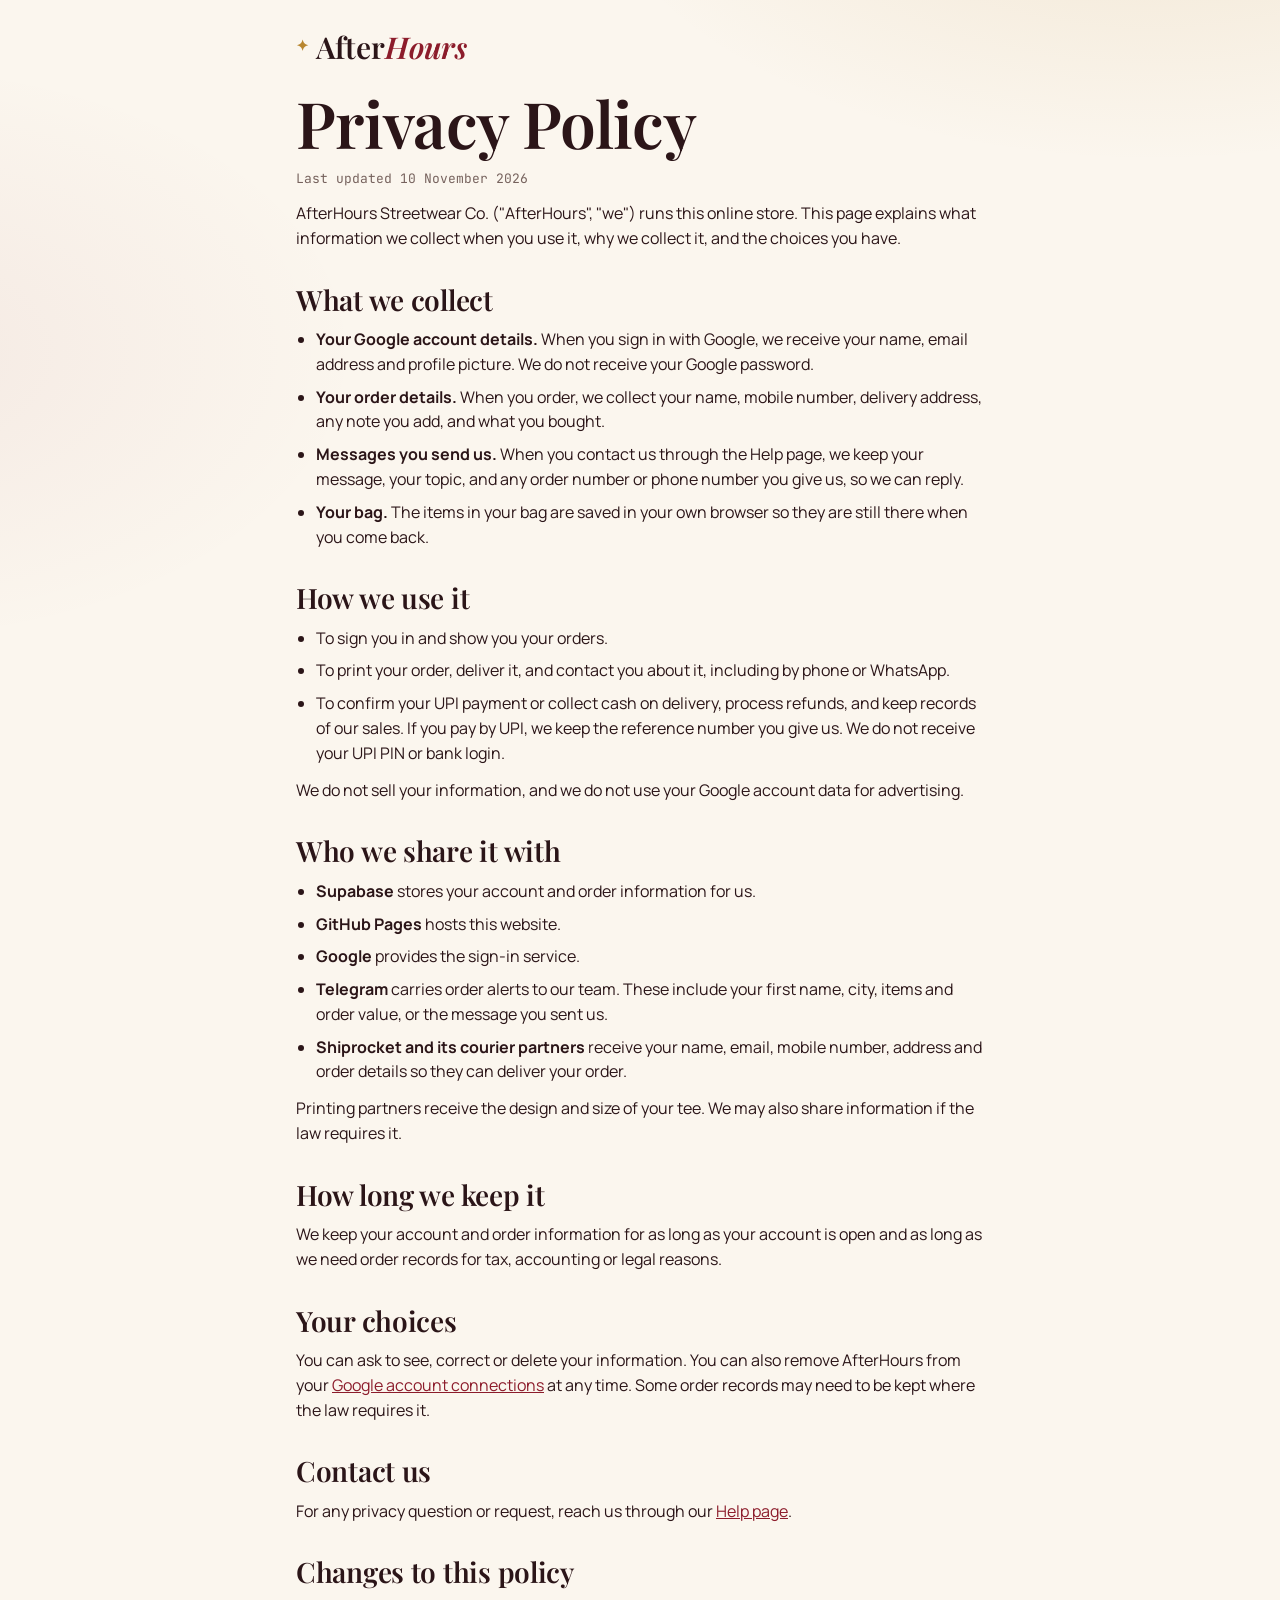
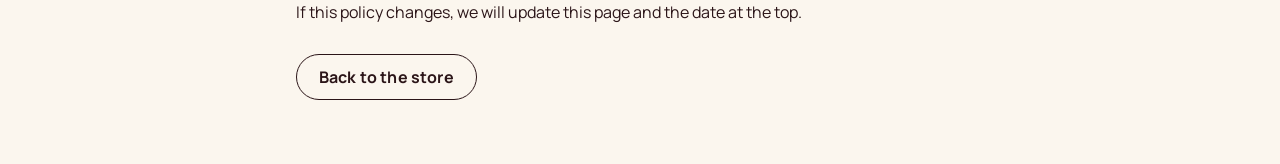
<file: privacy.html>
<!doctype html>
<html lang="en">
<head>
  <meta charset="utf-8">
  <meta name="viewport" content="width=device-width, initial-scale=1">
  <title>Privacy Policy | AfterHours</title>
  <meta name="description" content="How AfterHours Streetwear Co. collects and uses your information.">
  <meta name="theme-color" content="#fbf6ee">
  <link rel="icon" href="assets/brand/icon.png">
  <link rel="preconnect" href="https://fonts.googleapis.com">
  <link rel="preconnect" href="https://fonts.gstatic.com" crossorigin>
  <link href="https://fonts.googleapis.com/css2?family=JetBrains+Mono:wght@400;600&family=Manrope:wght@400;500;600;700;800&family=Playfair+Display:ital,wght@0,500;0,600;0,700;1,500;1,600&display=swap" rel="stylesheet">
  <link rel="stylesheet" href="css/app.css">
</head>
<body>
  <main class="legal">
    <a href="index.html" aria-label="AfterHours home"><span class="wordmark legal-logo"><i aria-hidden="true">✦</i>After<b>Hours</b></span></a>
    <h1>Privacy Policy</h1>
    <p class="mono muted">Last updated 10 November 2026</p>

    <p>AfterHours Streetwear Co. ("AfterHours", "we") runs this online store. This page explains what information we collect when you use it, why we collect it, and the choices you have.</p>

    <h2>What we collect</h2>
    <ul>
      <li><strong>Your Google account details.</strong> When you sign in with Google, we receive your name, email address and profile picture. We do not receive your Google password.</li>
      <li><strong>Your order details.</strong> When you order, we collect your name, mobile number, delivery address, any note you add, and what you bought.</li>
      <li><strong>Messages you send us.</strong> When you contact us through the Help page, we keep your message, your topic, and any order number or phone number you give us, so we can reply.</li>
      <li><strong>Your bag.</strong> The items in your bag are saved in your own browser so they are still there when you come back.</li>
    </ul>

    <h2>How we use it</h2>
    <ul>
      <li>To sign you in and show you your orders.</li>
      <li>To print your order, deliver it, and contact you about it, including by phone or WhatsApp.</li>
      <li>To confirm your UPI payment or collect cash on delivery, process refunds, and keep records of our sales. If you pay by UPI, we keep the reference number you give us. We do not receive your UPI PIN or bank login.</li>
    </ul>
    <p>We do not sell your information, and we do not use your Google account data for advertising.</p>

    <h2>Who we share it with</h2>
    <ul>
      <li><strong>Supabase</strong> stores your account and order information for us.</li>
      <li><strong>GitHub Pages</strong> hosts this website.</li>
      <li><strong>Google</strong> provides the sign-in service.</li>
      <li><strong>Telegram</strong> carries order alerts to our team. These include your first name, city, items and order value, or the message you sent us.</li>
      <li><strong>Shiprocket and its courier partners</strong> receive your name, email, mobile number, address and order details so they can deliver your order.</li>
    </ul>
    <p>Printing partners receive the design and size of your tee. We may also share information if the law requires it.</p>

    <h2>How long we keep it</h2>
    <p>We keep your account and order information for as long as your account is open and as long as we need order records for tax, accounting or legal reasons.</p>

    <h2>Your choices</h2>
    <p>You can ask to see, correct or delete your information. You can also remove AfterHours from your <a href="https://myaccount.google.com/connections">Google account connections</a> at any time. Some order records may need to be kept where the law requires it.</p>

    <h2>Contact us</h2>
    <p>For any privacy question or request, reach us through our <a href="index.html#/help">Help page</a>.</p>

    <h2>Changes to this policy</h2>
    <p>If this policy changes, we will update this page and the date at the top.</p>

    <p><a class="btn" href="index.html">Back to the store</a></p>
  </main>
</body>
</html>
</file>
<file: css/app.css>
:root {
  color-scheme: light;
  --bg: #fbf6ee;
  --panel: #ffffff;
  --panel-2: #f6eee2;
  --line: #e8dccb;
  --bone: #2b1518;
  --muted: #76625d;
  --orange: #8c1c2b;
  --orange-soft: rgba(140, 28, 43, .08);
  --gold: #b8862f;
  --gold-deep: #8f6620;
  --gold-soft: rgba(184, 134, 47, .14);
  --on-accent: #fff8ee;
  --good: #2e7d4f;
  --bad: #b3261e;
  --display: "Playfair Display", Georgia, "Times New Roman", serif;
  --body: "Manrope", system-ui, sans-serif;
  --mono: "JetBrains Mono", ui-monospace, monospace;
  --radius: 16px;
  --gutter: clamp(16px, 4vw, 56px);
  --shadow: 0 1px 2px rgba(90, 40, 30, .06), 0 10px 30px rgba(90, 40, 30, .08);
}
* { box-sizing: border-box; }
html { scroll-behavior: smooth; }
body {
  margin: 0; background: var(--bg); color: var(--bone); font: 16px/1.55 var(--body);
  background-image: radial-gradient(900px 520px at 90% -10%, rgba(184, 134, 47, .16), transparent 65%), radial-gradient(700px 420px at -10% 20%, rgba(140, 28, 43, .06), transparent 70%);
  background-repeat: no-repeat; min-height: 100vh; overflow-x: hidden;
}
img { max-width: 100%; display: block; }
a { color: inherit; text-decoration: none; }
h1, h2, h3, p { margin: 0; }
h1, h2 { font-family: var(--display); font-weight: 600; letter-spacing: -.01em; line-height: 1.08; }
h2 { font-size: clamp(32px, 5vw, 52px); }
h3 { font-size: 17px; font-weight: 700; }
button, input, select, textarea { font: inherit; color: inherit; }
:focus-visible { outline: 2px solid var(--orange); outline-offset: 2px; }
.mono { font-family: var(--mono); font-size: 13px; }
.muted { color: var(--muted); }
.small { font-size: 13px; }
.sr { position: absolute; width: 1px; height: 1px; overflow: hidden; clip-path: inset(50%); }
.kicker { color: var(--orange); text-transform: uppercase; letter-spacing: .12em; }
.loading { padding: 30vh 0; text-align: center; font-family: var(--mono); color: var(--muted); }

#demo-bar { background: var(--orange); color: var(--on-accent); font: 600 13px var(--mono); padding: 6px var(--gutter); text-align: center; }
.nav { position: sticky; top: 0; z-index: 20; display: flex; align-items: center; justify-content: space-between; gap: 16px; padding: 10px var(--gutter); background: rgba(251, 246, 238, .9); backdrop-filter: blur(12px); border-bottom: 1px solid var(--line); }
#nav { position: sticky; top: 0; z-index: 20; }
.brand img { height: 44px; width: auto; }
.links { display: flex; align-items: center; gap: clamp(12px, 2.4vw, 26px); font-weight: 500; font-size: 15px; }
.links a:hover, .link:hover { color: var(--orange); }
.link { background: none; border: 0; cursor: pointer; padding: 0; color: var(--muted); }
.pill { display: inline-block; margin-left: 6px; min-width: 20px; padding: 0 6px; border-radius: 99px; background: var(--orange); color: var(--on-accent); font: 600 12px/20px var(--mono); text-align: center; }

.btn { display: inline-flex; align-items: center; justify-content: center; gap: 10px; min-height: 46px; padding: 0 22px; border-radius: 10px; border: 1px solid var(--line); background: var(--panel); font-weight: 700; cursor: pointer; transition: transform .15s, border-color .15s, background .15s; }
.btn:hover { border-color: var(--bone); transform: translateY(-1px); }
.btn.primary { background: var(--orange); border-color: var(--orange); color: var(--on-accent); }
.btn.primary:hover { background: #a32336; border-color: #a32336; }
.btn.google { background: var(--bone); color: var(--bg); border-color: var(--bone); }
.btn.small { min-height: 36px; padding: 0 14px; font-size: 14px; }
.btn.wide { width: 100%; }
.btn:disabled { opacity: .6; cursor: progress; transform: none; }
.row { display: flex; flex-wrap: wrap; gap: 12px; }
.row-between { display: flex; justify-content: space-between; align-items: flex-start; gap: 14px; }
.stack { display: grid; gap: 14px; }

.hero { display: grid; grid-template-columns: 1.05fr .95fr; align-items: center; gap: clamp(20px, 4vw, 60px); padding: clamp(28px, 5vw, 64px) var(--gutter); }
.hero-logo { width: min(440px, 88%); margin: 0 0 18px -10px; }
.hero h1 { font-size: clamp(54px, 8.4vw, 112px); margin: 10px 0 16px; }
.hero h1 span { color: var(--orange); }
.lead { font-size: clamp(17px, 1.6vw, 20px); color: var(--muted); margin-bottom: 24px; max-width: 34em; }
.hero-art { position: relative; border: 1px solid var(--line); border-radius: 20px; padding: 44px 8% 26px; background: linear-gradient(180deg, #17171b, #0e0e10); overflow: hidden; }
.hero-art::before { content: ""; position: absolute; inset: 0; background: repeating-linear-gradient(0deg, rgba(255, 255, 255, .022) 0 1px, transparent 1px 4px); pointer-events: none; }
.hud { position: absolute; top: 14px; left: 18px; right: 18px; display: flex; justify-content: space-between; color: var(--muted); font-size: 12px; }
.hud span:first-child { color: var(--orange); }
.hud-tag { position: absolute; right: 16px; bottom: 16px; display: grid; padding: 10px 14px; border-radius: 10px; background: rgba(255, 255, 255, .92); border: 1px solid var(--line); font-size: 14px; }
.hud-tag span { color: var(--orange); font-family: var(--mono); }

.strip { display: flex; flex-wrap: wrap; align-items: center; gap: 16px; margin: 0 var(--gutter) 24px; padding: 14px 18px; border: 1px solid var(--orange); border-radius: var(--radius); background: var(--orange-soft); }
.strip .muted { margin-left: auto; }
.marquee { overflow: hidden; border-block: 1px solid var(--line); padding: 10px 0; color: var(--muted); white-space: nowrap; letter-spacing: .1em; }
.marquee div { display: inline-block; animation: slide 60s linear infinite; }
@keyframes slide { to { transform: translateX(-50%); } }

.section { padding: clamp(36px, 6vw, 72px) var(--gutter); }
.section.first { padding-top: 34px; }
.head { display: flex; flex-wrap: wrap; align-items: baseline; gap: 6px 18px; margin-bottom: 26px; }
.head .kicker { width: 100%; }
.more { margin-left: auto; color: var(--orange); font-weight: 700; }
.empty { min-height: 54vh; display: grid; place-content: center; justify-items: center; text-align: center; gap: 16px; }

.grid { display: grid; grid-template-columns: repeat(auto-fill, minmax(min(100%, 250px), 1fr)); gap: 18px; }
.card { position: relative; display: block; border: 1px solid var(--line); border-radius: var(--radius); background: var(--panel); overflow: hidden; transform: perspective(900px) rotateX(var(--rx, 0deg)) rotateY(var(--ry, 0deg)) translateY(var(--lift, 0)); transition: transform .18s ease-out, border-color .2s, box-shadow .25s; }
.card::after { content: ""; position: absolute; inset: 0; opacity: 0; pointer-events: none; background: radial-gradient(260px circle at var(--mx, 50%) var(--my, 30%), rgba(140, 28, 43, .2), transparent 70%); transition: opacity .25s; }
.card:hover { --lift: -5px; border-color: var(--orange); box-shadow: 0 18px 40px rgba(90, 40, 30, .14); }
.card:hover::after { opacity: 1; }
.card-art { position: relative; padding: 26px 10% 10px; background: radial-gradient(75% 65% at 50% 40%, #ffffff, #f3e9da); }
.tag { position: absolute; top: 12px; left: 12px; padding: 2px 8px; font-size: 11px; border-radius: 6px; background: rgba(255, 255, 255, .92); color: var(--bone); border: 1px solid var(--line); z-index: 2; }
.flip { position: relative; }
.side { transition: opacity .3s; }
.side.b { position: absolute; inset: 0; opacity: 0; }
.card:hover .side.a { opacity: 0; }
.card:hover .side.b { opacity: 1; }
.card-info { padding: 14px 16px 16px; display: grid; gap: 4px; }
.card-info .muted { font-size: 14px; }
.price { font-weight: 700; margin-top: 4px; }
.price s { color: var(--muted); font-weight: 400; font-size: .85em; margin-left: 4px; }
.price em { color: var(--orange); font-style: normal; font-size: .85em; margin-left: 4px; }
.price.big { font-size: 28px; margin: 6px 0 12px; }

.tee { position: relative; aspect-ratio: 6 / 7; }
.tee-base { position: absolute; inset: 0; width: 100%; height: 100%; }
.tee-print { position: absolute; object-fit: contain; }
.tee-print.back { left: 28%; top: 18%; width: 44%; height: 62%; object-position: center top; }
.tee-print.front { left: 56%; top: 20%; width: 16%; height: 15%; object-position: center; }

.lookbook { display: flex; gap: 14px; overflow-x: auto; scroll-snap-type: x proximity; padding-bottom: 10px; scrollbar-color: var(--line) transparent; }
.lookbook img { flex: none; width: clamp(220px, 26vw, 340px); aspect-ratio: 2 / 3; object-fit: cover; border-radius: var(--radius); border: 1px solid var(--line); scroll-snap-align: start; }
.tiers { display: grid; grid-template-columns: repeat(auto-fit, minmax(min(100%, 230px), 1fr)); gap: 14px; }
.tier { display: grid; gap: 4px; padding: 22px; border: 1px solid var(--line); border-radius: var(--radius); background: var(--panel); }
.tier strong { font: 400 46px/1.1 var(--display); }
.tier.hot { border-color: var(--orange); background: var(--orange-soft); }
.steps { list-style: none; margin: 0; padding: 0; display: grid; grid-template-columns: repeat(auto-fit, minmax(min(100%, 220px), 1fr)); gap: 14px; }
.steps li { padding: 20px; border-top: 2px solid var(--orange); background: var(--panel); border-radius: 0 0 var(--radius) var(--radius); }
.steps .mono { color: var(--orange); }

.chips { display: flex; flex-wrap: wrap; gap: 8px; margin-bottom: 20px; }
.chip { min-height: 36px; padding: 0 14px; border-radius: 99px; border: 1px solid var(--line); background: var(--panel); cursor: pointer; font-size: 14px; }
.chip.on { background: var(--bone); color: var(--bg); border-color: var(--bone); font-weight: 700; }

.pdp { display: grid; grid-template-columns: 1.1fr .9fr; gap: clamp(20px, 4vw, 56px); align-items: start; }
.stage { padding: 6% 10%; border: 1px solid var(--line); border-radius: 18px; background: radial-gradient(75% 65% at 50% 40%, #ffffff, #f3e9da); margin-bottom: 14px; }
.model { width: 100%; border-radius: 10px; }
.buy h1 { font-size: clamp(42px, 5.6vw, 72px); margin: 6px 0 8px; }
.buy .lead { margin-bottom: 6px; }
.label { display: block; margin: 20px 0 8px; color: var(--muted); }
.sizes { display: flex; flex-wrap: wrap; gap: 8px; margin-bottom: 22px; }
.size { min-width: 52px; height: 46px; border-radius: 10px; border: 1px solid var(--line); background: var(--panel); cursor: pointer; font-weight: 700; }
.size.on { border-color: var(--orange); background: var(--orange-soft); color: var(--orange); }
.buy > .small { margin-top: 18px; }
.notice { padding: 12px 14px; margin-top: 18px; border: 1px solid var(--orange); border-radius: 10px; color: var(--orange); }

.two { display: grid; grid-template-columns: 1.4fr .9fr; gap: 24px; align-items: start; }
.panel { background: var(--panel); border: 1px solid var(--line); border-radius: var(--radius); padding: 20px; }
.panel .row-between + .row-between { margin-top: 6px; }
.line { display: flex; align-items: center; gap: 14px; padding: 14px 0; border-bottom: 1px solid var(--line); }
.line.slim { padding: 10px 0; }
.thumb { width: 72px; flex: none; }
.grow { flex: 1; min-width: 0; }
.qty { display: flex; align-items: center; gap: 12px; }
.qty button { width: 36px; height: 36px; border-radius: 8px; border: 1px solid var(--line); background: var(--panel-2); cursor: pointer; }
.sum { display: grid; grid-template-columns: 1fr auto; gap: 6px; margin: 12px 0 16px; }
.sum dd { margin: 0; text-align: right; }
.sum dt { color: var(--muted); }
.sum .t { font-size: 20px; font-weight: 700; padding-top: 8px; border-top: 1px solid var(--line); color: var(--bone); }

.form { display: grid; gap: 14px; }
.form .head { margin-bottom: 0; }
.field { display: grid; gap: 6px; }
.field > span { font-size: 13px; color: var(--muted); }
input, select, textarea { width: 100%; min-height: 44px; padding: 10px 12px; border-radius: 9px; border: 1px solid var(--line); background: var(--panel-2); }
input[type=file] { padding: 8px; }
.cols { display: grid; grid-template-columns: 1fr 1fr; gap: 12px; }
.pay { padding: 10px 12px; border-radius: 9px; background: var(--panel-2); }
.error { color: var(--bad); font-size: 14px; }
.narrow { max-width: 420px; }

.order { display: grid; gap: 10px; }
.status { padding: 3px 10px; border-radius: 99px; font: 600 12px/20px var(--mono); background: var(--panel-2); white-space: nowrap; }
.status.pending { background: var(--orange); color: var(--on-accent); }
.status.delivered, .status.dispatched { color: var(--good); }
.status.rejected, .status.cancelled { color: var(--bad); }
.total { padding-top: 10px; border-top: 1px solid var(--line); }
.track { list-style: none; display: flex; padding: 0; margin: 4px 0; gap: 4px; }
.track li { flex: 1; padding-top: 8px; border-top: 3px solid var(--line); font-size: 12px; color: var(--muted); }
.track li.done { border-color: var(--orange); color: var(--bone); }

.stats { display: grid; grid-template-columns: repeat(auto-fit, minmax(min(100%, 150px), 1fr)); gap: 12px; margin-bottom: 22px; }
.stat { display: grid; padding: 16px; border: 1px solid var(--line); border-radius: var(--radius); background: var(--panel); }
.stat strong { font: 400 34px/1.15 var(--display); }
.orders { display: grid; grid-template-columns: repeat(auto-fill, minmax(min(100%, 420px), 1fr)); gap: 14px; }
.files { display: flex; flex-wrap: wrap; gap: 10px; margin-top: 4px; }
.file { color: var(--orange); font-size: 13px; text-decoration: underline; }
.ship { display: grid; gap: 6px; font-size: 14px; }
.contact a { color: var(--orange); margin-right: 12px; }
.toolbar { align-items: center; margin-bottom: 14px; }
.ptable { display: grid; gap: 10px; }
.prow { display: grid; grid-template-columns: 58px 1fr 110px 140px auto; align-items: center; gap: 14px; padding: 10px 14px; border: 1px solid var(--line); border-radius: 12px; background: var(--panel); }
.prow .thumb { width: 58px; }
.inline { display: flex; align-items: center; gap: 4px; }

.modal-back { position: fixed; inset: 0; z-index: 50; display: grid; grid-template-columns: minmax(0, 1fr); place-items: center; padding: 16px; background: rgba(43, 21, 24, .5); overflow-y: auto; }
.modal { position: relative; width: min(100%, 480px); max-height: calc(100vh - 32px); overflow-y: auto; padding: 26px; border-radius: 18px; border: 1px solid var(--line); background: var(--panel); display: grid; gap: 14px; }
.modal-x { position: absolute; top: 8px; right: 10px; width: 36px; height: 36px; border: 0; background: none; font-size: 24px; cursor: pointer; color: var(--muted); }
.modal-logo { width: 190px; }
#toasts { position: fixed; right: 16px; bottom: 16px; z-index: 60; display: grid; gap: 8px; max-width: calc(100vw - 32px); }
.toast { padding: 11px 16px; border-radius: 10px; background: var(--bone); color: var(--bg); font-weight: 700; font-size: 14px; }
.toast.bad { background: var(--bad); }
.foot { display: flex; flex-wrap: wrap; align-items: center; gap: 18px; padding: 26px var(--gutter); border-top: 1px solid var(--line); }
.foot img { height: 54px; width: auto; }

.team { display: grid; grid-template-columns: minmax(0, 1fr) minmax(0, 1.2fr); gap: 16px; align-items: start; }
.checks { display: grid; gap: 8px; }
.check { display: flex; align-items: flex-start; gap: 10px; padding: 10px 12px; border-radius: 9px; background: var(--panel-2); cursor: pointer; }
.check input { width: 18px; min-height: 18px; height: 18px; margin-top: 2px; padding: 0; accent-color: var(--orange); flex: none; }
.check span { display: grid; }
.check small { font-size: 12px; }
.member { display: grid; gap: 12px; }
.member-email { min-width: 0; overflow-wrap: anywhere; }
@media (max-width: 820px) { .team { grid-template-columns: 1fr; } }
/* publish, manage and pages */
.announce { margin: 0; padding: 10px var(--gutter); background: var(--orange); color: var(--on-accent); font-weight: 600; font-size: 14px; text-align: center; }
.linkish { justify-self: start; padding: 0; border: 0; background: none; color: var(--orange); text-decoration: underline; font-size: 13px; cursor: pointer; }
.qp-drop { display: flex; align-items: center; justify-content: center; gap: 14px; min-height: 96px; margin-bottom: 18px; padding: 16px; border: 1px dashed var(--muted); border-radius: var(--radius); background: var(--panel); cursor: pointer; transition: border-color .15s, background .15s; }
.qp-drop:hover, .qp-drop.over { border-color: var(--orange); background: var(--orange-soft); }
.qp-drop > b { font-size: 32px; font-weight: 400; color: var(--orange); line-height: 1; }
.qp-drop span { display: grid; gap: 2px; }
.qp { display: grid; gap: 16px; margin-bottom: 18px; }
.qp.over { outline: 2px dashed var(--orange); outline-offset: 2px; }
.qp-cards { display: grid; grid-template-columns: repeat(auto-fill, minmax(130px, 1fr)); gap: 10px; }
.qp-card { position: relative; display: grid; gap: 6px; }
.qp-card input { min-height: 38px; padding: 6px 8px; font-size: 14px; }
.qp-card .pf-x { position: absolute; top: -6px; right: -6px; width: 26px; height: 26px; border-radius: 50%; background: var(--bad); color: #fff; font-size: 16px; line-height: 1; }
.qp-more { display: grid; place-items: center; align-content: center; min-height: 150px; border: 1px dashed var(--muted); border-radius: 10px; color: var(--muted); cursor: pointer; }
.qp-more b { font-size: 24px; font-weight: 400; }
.qp-options { display: grid; grid-template-columns: repeat(auto-fit, minmax(min(100%, 200px), 1fr)); gap: 14px; }
.pf-chip.on { border-style: solid; border-color: var(--orange); background: var(--orange-soft); color: var(--orange); }
.qp-actions { justify-content: flex-end; }
.pm-tools { gap: 10px; }
#pm-search { max-width: 320px; }
.pm-head, .pm-row { display: grid; grid-template-columns: 24px minmax(180px, 1fr) 112px 92px 124px auto; gap: 10px; align-items: center; }
.pm-head { padding: 4px 8px; color: var(--muted); font: 600 12px var(--mono); }
.pm-row { padding: 8px; border-top: 1px solid var(--line); }
.pm-check input { width: 18px; min-height: 18px; height: 18px; padding: 0; accent-color: var(--orange); }
.pm-main { display: flex; align-items: center; gap: 10px; min-width: 0; }
.pm-main .thumb { width: 52px; }
.pm-text { display: grid; gap: 2px; flex: 1; min-width: 0; }
.pm-text input { min-height: 32px; padding: 4px 6px; border-color: transparent; background: transparent; }
.pm-text input:hover, .pm-text input:focus { border-color: var(--line); background: var(--panel-2); }
.pm-name { font-weight: 700; }
.pm-collection { color: var(--muted); font: 13px var(--mono); }
.pm-price { display: grid; gap: 2px; }
.pm-price small { font-size: 12px; min-height: 16px; }
.pm-row .inline { display: flex; align-items: center; gap: 4px; }
.pm-row .inline input { min-height: 38px; padding: 6px; }
.pm-row select { min-height: 38px; padding: 6px; }
.pm-row .row-actions { display: flex; gap: 6px; }
.pm-bulk { position: sticky; bottom: 12px; z-index: 5; display: flex; flex-wrap: wrap; align-items: center; gap: 10px; margin-top: 12px; padding: 10px 14px; border: 1px solid var(--orange); border-radius: 12px; background: var(--panel); box-shadow: 0 10px 30px rgba(90, 40, 30, .14); }
.pm-bulk[hidden] { display: none; }
.pm-preview { display: grid; gap: 4px; min-height: 20px; }
.pg-layout { display: grid; grid-template-columns: minmax(0, 1fr) 320px; gap: 24px; align-items: start; }
#pg-editor { display: grid; gap: 14px; }
.pg-card { display: grid; gap: 12px; }
.pg-preview { position: sticky; top: 76px; display: grid; gap: 8px; }
.pg-phone { height: min(620px, calc(100vh - 130px)); padding: 8px; border: 1px solid var(--line); border-radius: 26px; background: #000; }
.pg-phone iframe { width: 100%; height: 100%; border: 0; border-radius: 20px; background: var(--bg, #0a0a0b); }
.pg-sections { display: grid; gap: 6px; }
.pg-section { display: flex; align-items: center; gap: 6px; min-height: 48px; padding: 4px 10px; border-radius: 10px; background: var(--panel-2); }
.pg-section > span { flex: 1; font-size: 15px; }
.pg-section.off > span { color: var(--muted); text-decoration: line-through; }
.pg-section button { width: 36px; height: 36px; border: 0; border-radius: 8px; background: none; font-size: 16px; cursor: pointer; }
.pg-section button:hover:not(:disabled) { background: var(--panel); color: var(--orange); }
.pg-section button:disabled { opacity: .25; cursor: default; }
.switch { position: relative; flex: none; width: 44px; height: 26px; cursor: pointer; }
.switch input { position: absolute; inset: 0; width: 100%; height: 100%; min-height: 0; margin: 0; opacity: 0; cursor: pointer; }
.switch i { position: absolute; inset: 0; border-radius: 99px; background: var(--line); transition: background .15s; pointer-events: none; }
.switch i::after { content: ""; position: absolute; top: 3px; left: 3px; width: 20px; height: 20px; border-radius: 50%; background: var(--bone); transition: translate .15s; }
.switch input:checked + i { background: var(--orange); }
.switch input:checked + i::after { translate: 18px 0; }
.switch input:focus-visible + i { outline: 2px solid var(--orange); outline-offset: 2px; }
@media (max-width: 820px) {
  .pm-head { display: none; }
  .pm-row { grid-template-columns: 24px minmax(0, 1fr) 1fr; grid-template-areas: "check main main" ". price was" ". status status" ". actions actions"; padding: 12px 4px; }
  .pm-check { grid-area: check; }
  .pm-main { grid-area: main; }
  .pm-price { grid-area: price; }
  .pm-was { grid-area: was; }
  .pm-row select { grid-area: status; }
  .pm-row .row-actions { grid-area: actions; }
  .pg-layout { grid-template-columns: minmax(0, 1fr); }
  .pg-phone { display: none; }
  .pg-preview { position: static; order: -1; }
}

/* guided product form */
.modal.pf-modal { width: min(100%, 980px); padding-bottom: 0; align-content: start; gap: 16px; }
.pf-steps { display: grid; grid-template-columns: repeat(6, minmax(0, 1fr)); gap: 6px; margin: 0; padding: 0; list-style: none; }
.pf-steps button { width: 100%; display: flex; align-items: center; gap: 8px; min-height: 44px; padding: 6px 8px; border: 0; border-bottom: 2px solid var(--line); background: none; color: var(--muted); font-size: 13px; text-align: left; cursor: pointer; }
.pf-steps b { flex: none; display: grid; place-items: center; width: 24px; height: 24px; border-radius: 50%; background: var(--panel-2); font: 600 12px var(--mono); }
.pf-steps .on { border-color: var(--orange); color: var(--bone); }
.pf-steps .on b, .pf-steps .done b { background: var(--orange); color: var(--on-accent); }
.pf-steps .bad { border-color: var(--bad); }
.pf-steps .bad b { background: var(--bad); color: #fff; }
.pf-layout { display: grid; grid-template-columns: minmax(0, 1fr) 260px; gap: 24px; align-items: start; }
.pf-step { display: grid; gap: 16px; }
.pf-step[hidden] { display: none; }
.pf-step header h3 { margin-bottom: 2px; }
.pf-field label:first-child, .pf-label { font-size: 13px; color: var(--muted); }
.pf-err { color: var(--bad); font-size: 13px; }
.seg { display: inline-flex; flex-wrap: wrap; gap: 6px; }
.seg label { cursor: pointer; }
.seg input { position: absolute; opacity: 0; width: 0; min-height: 0; }
.seg span { display: grid; place-items: center; min-height: 44px; padding: 0 18px; border: 1px solid var(--line); border-radius: 10px; background: var(--panel-2); font-size: 14px; font-weight: 500; }
.seg input:checked + span { border-color: var(--orange); background: var(--orange-soft); color: var(--orange); }
.seg input:focus-visible + span { outline: 2px solid var(--orange); outline-offset: 2px; }
.pf-sizes, .pf-quick { display: flex; flex-wrap: wrap; gap: 8px; }
.pf-chip { display: inline-flex; align-items: center; gap: 6px; min-height: 36px; padding: 0 12px; border: 1px dashed var(--line); border-radius: 99px; background: none; font-size: 13px; cursor: pointer; }
.pf-chip:hover { border-color: var(--orange); }
.pf-chip i { width: 12px; height: 12px; border-radius: 50%; border: 1px solid rgba(0, 0, 0, .18); background: var(--c); }
.pf-colors { display: grid; gap: 10px; margin: 4px 0; }
.pf-color { display: grid; gap: 10px; padding: 12px; border: 1px solid var(--line); border-radius: 12px; background: var(--panel-2); }
.pf-color-top { display: flex; flex-wrap: wrap; gap: 6px; align-items: center; }
.pf-color-top input { background: var(--panel); }
.pf-color-top input[type="color"] { flex: none; width: 44px; padding: 3px; cursor: pointer; }
.pf-hex { flex: none; width: 104px; font-family: var(--mono); font-size: 14px; }
.pf-name { flex: 1 1 120px; width: auto; min-width: 0; }
.pf-x { width: 36px; height: 44px; border: 0; background: none; color: var(--muted); font-size: 20px; cursor: pointer; }
.pf-x:hover { color: var(--bad); }
.pf-photos { display: flex; flex-wrap: wrap; gap: 8px; padding: 2px; border-radius: 10px; }
.pf-photos.over, .pf-graphic.over { outline: 2px dashed var(--orange); outline-offset: 2px; }
.pf-thumb { position: relative; width: 72px; height: 84px; }
.pf-cover { display: block; width: 100%; height: 100%; padding: 0; border: 1px solid var(--line); border-radius: 8px; background: none; overflow: hidden; cursor: pointer; }
.pf-cover img { width: 100%; height: 100%; object-fit: cover; }
.pf-thumb em { position: absolute; left: 4px; bottom: 4px; padding: 0 5px; border-radius: 4px; background: var(--orange); color: var(--on-accent); font: 600 10px/16px var(--mono); }
.pf-thumb .pf-x { position: absolute; top: -7px; right: -7px; width: 24px; height: 24px; border-radius: 50%; background: var(--bad); color: #fff; font-size: 15px; line-height: 1; }
.pf-add, .pf-graphic { display: grid; place-items: center; align-content: center; gap: 2px; border: 1px dashed var(--muted); border-radius: 8px; color: var(--muted); cursor: pointer; text-align: center; }
.pf-add { width: 72px; height: 84px; font-size: 12px; }
.pf-add:hover, .pf-graphic:hover { border-color: var(--orange); color: var(--orange); }
.pf-add b, .pf-graphic b { font-size: 22px; font-weight: 400; line-height: 1; }
.pf-graphic { height: 150px; overflow: hidden; background: var(--panel-2); }
.pf-graphic-view { display: grid; place-items: center; gap: 2px; height: 100%; width: 100%; padding: 8px; }
.pf-graphic-view img { max-height: 104px; max-width: 100%; object-fit: contain; }
.pf-preview { position: sticky; top: 0; display: grid; gap: 8px; }
#pf-preview { display: grid; gap: 4px; padding: 12px; border: 1px solid var(--line); border-radius: 12px; background: var(--panel-2); }
.pf-art { aspect-ratio: 6 / 7; display: grid; place-items: center; overflow: hidden; border-radius: 8px; }
.pf-art .tee { width: 100%; }
.pf-photo { width: 100%; height: 100%; object-fit: cover; }
#pf-preview h4 { margin-top: 6px; overflow-wrap: anywhere; }
.pf-preview-colors { display: flex; flex-wrap: wrap; gap: 8px; margin-top: 6px; }
.swatch.small { width: 26px; height: 26px; }
.pf-summary { display: grid; margin: 0; }
.pf-summary div { display: grid; grid-template-columns: 96px minmax(0, 1fr) auto; gap: 10px; align-items: center; padding: 8px 0; border-bottom: 1px solid var(--line); font-size: 14px; }
.pf-summary dt { color: var(--muted); }
.pf-summary dd { margin: 0; overflow-wrap: anywhere; }
.pf-summary button, .pf-todo u { border: 0; background: none; color: var(--orange); text-decoration: underline; font-size: 13px; cursor: pointer; }
.pf-todo { display: grid; gap: 6px; margin-bottom: 12px; padding: 12px; border: 1px solid var(--bad); border-radius: 10px; font-size: 14px; }
.pf-todo button { display: flex; justify-content: space-between; gap: 10px; padding: 2px 0; border: 0; background: none; color: inherit; font-size: 14px; text-align: left; cursor: pointer; }
.pf-ready { margin-bottom: 8px; color: var(--orange); font-weight: 600; font-size: 14px; }
.pf-foot { position: sticky; bottom: 0; z-index: 2; display: flex; justify-content: flex-end; gap: 8px; margin: 0 -26px; padding: 12px 26px; border-top: 1px solid var(--line); background: var(--panel); }
.pf-foot [hidden], #pf-add-color[hidden] { display: none; }
.pf-foot #pf-back { margin-right: auto; }
.thumb > img { width: 100%; aspect-ratio: 6 / 7; object-fit: cover; border-radius: 8px; }
@media (max-width: 820px) {
  .modal.pf-modal { padding: 20px 16px 0; }
  .pf-layout { grid-template-columns: minmax(0, 1fr); }
  .pf-preview { display: none; position: static; max-width: 240px; }
  .pf-reviewing .pf-preview { display: grid; }
  .pf-steps button { flex-direction: column; gap: 3px; padding: 4px 0; text-align: center; font-size: 11px; line-height: 1.15; }
  .pf-foot { margin: 0 -16px; padding: 10px 16px; }
  .pf-foot .btn { padding: 0 14px; white-space: nowrap; }
  .pf-color-top .pf-x { margin-left: auto; }
  .pf-color-top .pf-name { order: 4; flex-basis: 100%; }
}

/* colours */
.nav-alert { display: none; align-items: center; gap: 6px; color: var(--orange); font-size: 14px; }
.swatches { display: flex; flex-wrap: wrap; gap: 12px; margin: 8px 0 22px; }
.swatch { width: 40px; height: 40px; padding: 0; border-radius: 50%; border: 1px solid rgba(0, 0, 0, .18); background: var(--c); cursor: pointer; }
.swatch.on { outline: 2px solid var(--orange); outline-offset: 3px; }
.dots { display: flex; gap: 5px; margin-top: 8px; }
.dots i, .color-tag i { display: inline-block; width: 12px; height: 12px; border-radius: 50%; border: 1px solid rgba(0, 0, 0, .18); background: var(--c); }
.color-tag { display: inline-flex; align-items: center; gap: 5px; }
.color-tag code { color: var(--muted); font-size: 12px; }

/* membership */
.tier-row { display: grid; gap: 10px; padding: 14px; border: 1px solid var(--line); border-radius: 10px; background: var(--panel-2); }
.tier-fields { display: grid; grid-template-columns: repeat(auto-fit, minmax(min(100%, 150px), 1fr)); gap: 10px; }
.tier-price { max-width: 240px; }
.tier-active { padding: 6px 10px; background: var(--panel); align-items: center; }
.tier-active input { width: auto; min-height: 0; }
#tier-list { margin-top: 12px; }
.member-status { margin-bottom: 18px; }
.member-status strong { font: 400 clamp(34px, 5vw, 52px)/1.1 var(--display); }
.member-bar { height: 8px; margin: 12px 0 8px; border-radius: 99px; background: var(--panel-2); overflow: hidden; }
.member-bar i { display: block; height: 100%; border-radius: 99px; background: var(--orange); }
.tier .tier-off { color: var(--bone); font-weight: 700; }
.member-rules { display: grid; gap: 8px; margin: 18px 0 0; padding-left: 20px; }
.member-strip { color: inherit; }
.member-cta { margin-top: 20px; }
.member-status p + .btn { margin-top: 14px; }

/* margin and analytics */
.notice-box { padding: 12px 14px; margin-bottom: 14px; border: 1px solid var(--orange); border-radius: 10px; background: var(--orange-soft); font-size: 14px; }
.margin-grid { grid-template-columns: minmax(0, 1fr) minmax(0, 1fr); margin-bottom: 14px; }
.margin-more { grid-template-columns: repeat(auto-fit, minmax(min(100%, 280px), 1fr)); }
.price-tiles { grid-template-columns: repeat(3, minmax(0, 1fr)); margin: 10px 0 0; }
.price-tiles .stat { padding: 10px; }
.price-tiles strong { font-size: 26px; }
.price-tiles small { font-size: 12px; }
.rank-table tr.strong th, .rank-table tr.strong td { font-weight: 700; color: var(--bone); }
.size-table td.below { color: var(--bad); }
.stat small { font-size: 12px; }
.price-help { display: grid; gap: 8px; padding: 12px; border: 1px solid var(--line); border-radius: 10px; }
.price-choices { display: grid; grid-template-columns: repeat(3, minmax(0, 1fr)); gap: 6px; }
.price-choice { display: grid; gap: 2px; padding: 8px 6px; border: 1px solid var(--line); border-radius: 8px; background: var(--panel-2); text-align: center; cursor: pointer; }
button.price-choice:hover { border-color: var(--orange); }
.price-choice.main { border-color: var(--orange); background: var(--orange-soft); }
.price-choice span, .price-choice small { font-size: 12px; color: var(--muted); }
.price-choice b { font-size: 18px; }
.price-low { color: var(--bad); }
.chart-panel { margin-bottom: 14px; }
.chart { margin-top: 12px; }
.chart-area { position: relative; }
.chart-max { position: absolute; top: 0; left: 0; color: var(--muted); font-size: 12px; }
.chart-plot { display: flex; align-items: stretch; gap: 2px; height: 180px; padding-top: 20px; border-bottom: 1px solid var(--line); background-image: linear-gradient(var(--line), var(--line)); background-size: 100% 1px; background-position: 0 20px; background-repeat: no-repeat; }
.bar-col { flex: 1 1 0; min-width: 0; display: flex; align-items: flex-end; justify-content: center; padding: 0; border: 0; background: none; cursor: pointer; }
.bar-col:hover { background: rgba(0, 0, 0, .04); }
.bar-col i { display: block; width: 100%; max-width: 24px; background: var(--chart, #8c1c2b); border-radius: 4px 4px 0 0; }
.chart-x { display: flex; justify-content: space-between; margin-top: 6px; color: var(--muted); font-size: 12px; }
.chart-tip { position: absolute; top: -6px; transform: translateX(-50%); padding: 5px 9px; border: 1px solid var(--line); border-radius: 6px; background: var(--panel-2); font-size: 12px; white-space: nowrap; pointer-events: none; z-index: 2; }
.chart-table { margin-top: 10px; font-size: 14px; }
.chart-table summary { cursor: pointer; color: var(--muted); }
@media (max-width: 820px) { .margin-grid { grid-template-columns: 1fr; } }

/* coupons and reports */
.coupon-row { display: flex; align-items: flex-end; gap: 8px; }
.coupon-row .field { flex: 1; min-width: 0; }
.coupon-good { color: var(--good); }
.report-grid { display: grid; grid-template-columns: repeat(auto-fill, minmax(min(100%, 280px), 1fr)); gap: 12px; margin-bottom: 14px; }
.rank-table { width: 100%; border-collapse: collapse; margin-top: 8px; font-size: 14px; }
.rank-table th { text-align: left; font-weight: 500; padding: 6px 8px 6px 0; overflow-wrap: anywhere; }
.rank-table td { text-align: right; color: var(--muted); padding: 6px 0; white-space: nowrap; font-family: var(--mono); font-size: 13px; }
.rank-table tr + tr th, .rank-table tr + tr td { border-top: 1px solid var(--line); }

/* gallery and reviews */
.stage { aspect-ratio: 6 / 7; display: flex; align-items: center; justify-content: center; overflow: hidden; }
.stage .tee { width: 100%; }
.stage .model { width: 100%; height: 100%; object-fit: contain; }
.thumbs { display: flex; gap: 8px; overflow-x: auto; padding-bottom: 6px; scrollbar-width: thin; scrollbar-color: var(--line) transparent; }
.thumb-btn { flex: none; width: 64px; height: 76px; padding: 3px; border: 2px solid var(--line); border-radius: 10px; background: var(--panel); cursor: pointer; overflow: hidden; transition: border-color .15s; }
.thumb-btn.on { border-color: var(--orange); }
.thumb-btn img { width: 100%; height: 100%; object-fit: cover; border-radius: 6px; }
.gallery-edit { display: flex; flex-wrap: wrap; gap: 8px; }
.gallery-thumb { position: relative; width: 66px; height: 66px; }
.gallery-thumb img { width: 100%; height: 100%; object-fit: cover; border-radius: 8px; }
.gallery-thumb button { position: absolute; top: -6px; right: -6px; width: 22px; height: 22px; border: 0; border-radius: 50%; background: var(--bad); color: #fff; font-size: 14px; line-height: 1; cursor: pointer; }
.stars, .review-stars { color: var(--orange); letter-spacing: 1px; }
.stars i, .review-stars span { color: var(--line); font-style: normal; }
.card-rating { font-size: 14px; }
.card-rating b { color: var(--orange); }
.rating-link { display: inline-block; margin: 2px 0 6px; font-size: 14px; }
.review-list { display: grid; grid-template-columns: repeat(auto-fill, minmax(min(100%, 300px), 1fr)); gap: 12px; }
.review { display: grid; gap: 6px; overflow-wrap: anywhere; }
.star-pick { display: flex; gap: 6px; }
.star-pick button { border: 0; background: none; font-size: 38px; line-height: 1; color: var(--line); cursor: pointer; padding: 0; transition: color .12s, scale .12s; }
.star-pick button.on { color: var(--orange); }
.star-pick button:active { scale: .9; }

/* size guide */
.size-head { display: flex; align-items: baseline; justify-content: space-between; }
.size-guide { background: none; border: 0; padding: 0; color: var(--orange); text-decoration: underline; cursor: pointer; font-size: 14px; }
.size-table-wrap { overflow-x: auto; }
.size-table { width: 100%; border-collapse: collapse; font-size: 14px; }
.size-table th, .size-table td { padding: 8px 6px; border-bottom: 1px solid var(--line); text-align: left; white-space: nowrap; }
.size-table thead th { color: var(--muted); font: 600 12px var(--mono); }
.size-table small { color: var(--muted); }
.size-table tr.on { background: var(--orange-soft); }
.size-edit input { min-width: 70px; min-height: 36px; padding: 6px 8px; }

/* courier booking */
.couriers { display: grid; gap: 8px; margin-top: 12px; }
.courier { display: flex; justify-content: space-between; align-items: center; gap: 12px; padding: 12px; border: 1px solid var(--line); border-radius: 10px; background: var(--panel-2); cursor: pointer; text-align: left; transition: border-color .15s, background .15s; }
.courier:hover { border-color: var(--orange); background: var(--orange-soft); }
.courier span { display: grid; gap: 2px; }
.courier .rec { color: var(--orange); font-style: normal; font-size: 12px; }

/* payments */
.pay-opts { border: 0; padding: 0; margin: 0; display: grid; gap: 8px; }
.pay-opts legend { padding: 0 0 8px; font-size: 13px; color: var(--muted); }
.pay-opt { display: flex; align-items: flex-start; gap: 12px; padding: 12px; border: 1px solid var(--line); border-radius: 10px; background: var(--panel-2); cursor: pointer; transition: border-color .15s, background .15s; }
.pay-opt:has(input:checked) { border-color: var(--orange); background: var(--orange-soft); }
.pay-opt input { width: 18px; min-height: 18px; height: 18px; margin-top: 3px; padding: 0; accent-color: var(--orange); flex: none; }
.pay-opt span { display: grid; }
.pay-opt small { font-size: 13px; }
.pay-card { display: grid; justify-items: center; gap: 12px; text-align: center; }
.pay-amount { font: 400 56px/1 var(--display); }
.qr { width: min(100%, 240px); padding: 10px; background: #fff; border-radius: 12px; }
.qr svg, .qr img { display: block; width: 100%; height: auto; }
.pay-exact { font-size: 18px; }
.pay-exact strong { color: var(--orange); }
.qr-current { display: grid; gap: 10px; justify-items: start; }
.qr p { color: #333; }
.upi-copy { display: flex; flex-wrap: wrap; align-items: center; justify-content: center; gap: 8px; width: 100%; padding-top: 12px; border-top: 1px solid var(--line); }
code { font-family: var(--mono); overflow-wrap: anywhere; }
.pay-line { display: flex; flex-wrap: wrap; align-items: center; gap: 10px; }
.pay-state { padding: 2px 9px; border-radius: 99px; font: 600 12px/20px var(--mono); background: var(--panel-2); }
.pay-state.awaiting, .pay-state.submitted { color: var(--orange); }
.pay-state.verified, .pay-state.refunded { color: var(--good); }
.pay-state.failed, .pay-state.refund_due { color: var(--bad); }
.pay-box { display: grid; gap: 8px; padding: 12px; border: 1px solid var(--line); border-radius: 10px; background: var(--panel-2); }
.inline-link { color: var(--orange); text-decoration: underline; }

/* side menu */
body { --side-w: 0px; }
body.has-side { --side-w: 70px; padding-left: var(--side-w); transition: padding-left .28s cubic-bezier(.2, .7, .2, 1); }
body.has-side.side-open { --side-w: 264px; }
#side { position: fixed; inset: 0 auto 0 0; z-index: 30; width: var(--side-w); background: var(--panel); border-right: 1px solid var(--line); overflow: hidden; transition: width .28s cubic-bezier(.2, .7, .2, 1), translate .28s cubic-bezier(.2, .7, .2, 1); }
.side-inner { width: 264px; height: 100%; display: flex; flex-direction: column; gap: 14px; padding: 16px 13px; overflow: hidden auto; scrollbar-width: none; }
.side-text { opacity: 0; transition: opacity .16s; white-space: nowrap; }
body.side-open .side-text { opacity: 1; transition-delay: .1s; }
.side-person { display: flex; align-items: center; gap: 12px; min-height: 44px; }
.side-person .side-text { display: grid; min-width: 0; line-height: 1.25; }
.side-person strong { font-size: 14px; overflow: hidden; text-overflow: ellipsis; max-width: 170px; }
.side-person small { color: var(--muted); font-size: 12px; overflow: hidden; text-overflow: ellipsis; max-width: 170px; }
.side-avatar { flex: none; width: 44px; height: 44px; display: grid; place-items: center; border-radius: 12px; background: var(--orange); color: var(--on-accent); font-weight: 700; font-size: 18px; }
.side-links { display: grid; gap: 4px; }
.side-links a { position: relative; display: flex; align-items: center; gap: 14px; height: 44px; padding: 0 12px; border-radius: 10px; color: var(--muted); font-weight: 500; font-size: 15px; transition: background .16s, color .16s; }
.side-links a:hover { background: var(--panel); color: var(--bone); }
.side-links a.on { background: var(--orange-soft); color: var(--orange); }
.side-group summary { display: flex; align-items: center; gap: 14px; height: 44px; padding: 0 12px; border-radius: 10px; color: var(--muted); font-weight: 500; font-size: 15px; cursor: pointer; list-style: none; transition: background .16s, color .16s; }
.side-group summary::-webkit-details-marker { display: none; }
.side-group summary:hover { background: var(--panel); color: var(--bone); }
.side-chev { margin-left: auto; width: 16px; height: 16px; transition: rotate .2s, opacity .16s; }
.side-group[open] .side-chev { rotate: 180deg; }
body:not(.side-open) .side-group.has-on summary { background: var(--orange-soft); color: var(--orange); }
.side-sub { display: grid; gap: 2px; margin: 2px 0 4px 21px; padding-left: 12px; border-left: 1px solid var(--line); }
.side-links .side-sub a { height: 38px; padding: 0 10px; font-size: 14px; white-space: nowrap; }
body:not(.side-open) .side-sub { display: none; }
.side-links .pill { margin-left: auto; }
body:not(.side-open) .side-links .pill { position: absolute; left: 25px; top: 2px; margin: 0; min-width: 16px; padding: 0 4px; font-size: 10px; line-height: 16px; }
.ic { width: 20px; height: 20px; flex: none; }
.side-info { margin: auto 0 0; padding: 12px; border: 1px solid var(--line); border-radius: 12px; display: grid; gap: 10px; white-space: normal; width: 238px; }
.side-info dt { color: var(--muted); font: 11px var(--mono); text-transform: uppercase; letter-spacing: .06em; }
.side-info dd { margin: 0; font-size: 14px; }
.side-info a { color: var(--orange); }
body:not(.side-open) .side-info { visibility: hidden; }
.side-out { display: flex; align-items: center; gap: 14px; height: 44px; padding: 0 12px; flex: none; border: 0; background: none; color: var(--muted); cursor: pointer; font-size: 15px; border-radius: 10px; }
.side-out:hover { color: var(--bad); background: var(--panel); }
.side-info + .side-out { margin-top: 0; }
.side-links + .side-out { margin-top: auto; }
.side-back { display: none; }
.nav-left { display: flex; align-items: center; gap: 12px; }
.side-toggle { display: grid; place-items: center; width: 40px; height: 40px; border-radius: 10px; border: 1px solid var(--line); background: var(--panel); cursor: pointer; transition: background .16s, scale .12s; }
.side-toggle:hover { background: var(--panel-2); }
.side-toggle:active { scale: .92; }
@media (max-width: 820px) {
  body.has-side, body.has-side.side-open { --side-w: 0px; padding-left: 0; }
  #side { width: 264px; translate: -102% 0; box-shadow: 0 0 40px rgba(43, 21, 24, .3); }
  body.side-open #side { translate: 0 0; }
  .side-text, body:not(.side-open) .side-text { opacity: 1; }
  .side-back { display: block; position: fixed; inset: 0; z-index: 29; background: rgba(43, 21, 24, .3); opacity: 0; pointer-events: none; transition: opacity .25s; }
  body.side-open .side-back { opacity: 1; pointer-events: auto; }
  .nav-alert { display: inline-flex; }
}

/* trust and help */
.trust { display: grid; grid-template-columns: repeat(auto-fit, minmax(min(100%, 190px), 1fr)); gap: 1px; background: var(--line); border-bottom: 1px solid var(--line); }
.trust div { display: grid; gap: 4px; padding: 20px var(--gutter); background: var(--bg); align-content: start; }
.trust strong { font-size: 15px; }
.trust span { font-size: 13px; }
.assure { list-style: none; padding: 0; margin: 18px 0 0; display: grid; gap: 7px; font-size: 14px; color: var(--muted); }
.assure li { position: relative; padding-left: 22px; }
.assure li::before { content: ""; position: absolute; left: 2px; top: 5px; width: 11px; height: 6px; border-left: 2px solid var(--orange); border-bottom: 2px solid var(--orange); rotate: -45deg; }
.assure a { color: var(--orange); text-decoration: underline; }
.ways { display: grid; grid-template-columns: repeat(auto-fit, minmax(min(100%, 210px), 1fr)); gap: 12px; margin-bottom: 20px; }
.way { display: grid; gap: 2px; overflow-wrap: anywhere; transition: border-color .2s, translate .2s; }
.way:hover { border-color: var(--orange); translate: 0 -2px; }
.help-grid { grid-template-columns: 1fr 1fr; }
.help-grid .head { margin-bottom: 12px; }
.faq { border-bottom: 1px solid var(--line); padding: 12px 0; }
.faq summary { cursor: pointer; font-weight: 700; list-style: none; display: flex; justify-content: space-between; gap: 12px; }
.faq summary::-webkit-details-marker { display: none; }
.faq summary::after { content: "+"; color: var(--orange); font: 400 20px/1 var(--mono); transition: rotate .2s; }
.faq[open] summary::after { rotate: 45deg; }
.faq p { margin-top: 8px; font-size: 15px; animation: rise .3s ease-out; }
.seller { margin-top: 20px; }
.foot-text { display: grid; gap: 2px; }
.foot-links { display: flex; flex-wrap: wrap; gap: 16px; margin-left: auto; }
.store-form { max-width: 720px; }
.store-form h3 { margin-top: 6px; }
.message-text { white-space: pre-wrap; overflow-wrap: anywhere; }
.reason-note { font-size: 14px; color: var(--bad); }

/* cancel reasons and delete */
.reasons { display: grid; grid-template-columns: 1fr 1fr; gap: 8px; }
.reason-btn { min-height: 54px; padding: 8px 12px; border-radius: 10px; border: 1px solid var(--line); background: var(--panel-2); cursor: pointer; font-size: 14px; font-weight: 500; text-align: left; transition: border-color .15s, background .15s, scale .12s; }
.reason-btn:hover { border-color: var(--orange); background: var(--orange-soft); }
.reason-btn:active { scale: .97; }
.row-actions { display: flex; gap: 8px; }
.btn.danger { color: var(--bad); }
.btn.danger:hover { border-color: var(--bad); }
.prow { grid-template-columns: 58px 1fr 110px 140px auto; }

/* order placed */
.punch.win { gap: 16px; }
.burst { position: absolute; left: 50%; top: 42%; }
.burst i { position: absolute; width: var(--s); height: var(--s); border-radius: 50%; background: var(--c); opacity: 0; animation: burst 1.25s cubic-bezier(.1, .75, .25, 1) calc(.45s + var(--w)) both; }
@keyframes burst { 0% { translate: 0 0; opacity: 1; scale: 1; } 70% { opacity: 1; } 100% { translate: var(--x) calc(var(--y) + 18vmin); opacity: 0; scale: .4; } }
.tick { position: relative; width: 104px; height: 104px; fill: none; stroke: var(--orange); stroke-width: 5; stroke-linecap: round; stroke-linejoin: round; }
.tick circle { stroke-dasharray: 214; animation: draw .55s ease-out both; }
.tick path { stroke-dasharray: 60; animation: draw .3s ease-out .45s both; }
@keyframes draw { from { stroke-dashoffset: 214; } to { stroke-dashoffset: 0; } }
.punch.win .punch-stamp { animation-delay: .7s; }
.punch.win .punch-card { animation-delay: 1.1s; }
.punch.win .punch-name { animation-delay: 1.35s; text-align: center; }

.foot-link { color: var(--muted); font-size: 14px; text-decoration: underline; }
.legal { max-width: 720px; margin: 0 auto; padding: 32px 16px 64px; }
.legal-logo { width: 150px; margin-bottom: 26px; }
.legal h1 { font-size: clamp(40px, 7vw, 64px); }
.legal h2 { font-size: 28px; margin: 34px 0 10px; }
.legal p { margin-top: 12px; }
.legal ul { padding-left: 20px; margin: 12px 0; }
.legal li { margin-top: 8px; }
.legal p a:not(.btn) { color: var(--orange); text-decoration: underline; }
.legal .btn { margin-top: 18px; }

/* ---------- motion ---------- */
.rv { opacity: 0; translate: 0 26px; transition: opacity .65s cubic-bezier(.2, .7, .2, 1) var(--d, 0s), translate .65s cubic-bezier(.2, .7, .2, 1) var(--d, 0s), transform .18s ease-out, border-color .2s, box-shadow .25s; }
.rv.in { opacity: 1; translate: 0 0; }
#app.leaving { opacity: 0; translate: 0 -10px; transition: opacity .15s ease-in, translate .15s ease-in; }
#app.entering { animation: page-in .42s cubic-bezier(.2, .7, .2, 1); }
@keyframes page-in { from { opacity: 0; translate: 0 14px; } }

.spray { animation: spray 1.1s cubic-bezier(.2, .7, .2, 1) both; }
@keyframes spray { from { clip-path: inset(0 100% 0 0); filter: blur(10px) brightness(2); } 60% { filter: blur(2px) brightness(1.4); } to { clip-path: inset(0 -5% 0 0); filter: none; } }
.hero-copy .kicker, .hero-copy h1, .hero-copy .lead, .hero-copy .row { animation: rise .75s cubic-bezier(.2, .7, .2, 1) both; }
.hero-copy .kicker { animation-delay: .35s; }
.hero-copy h1 { animation-delay: .45s; }
.hero-copy .lead { animation-delay: .6s; }
.hero-copy .row { animation-delay: .72s; }
@keyframes rise { from { opacity: 0; translate: 0 30px; } }
.hero-art { animation: art-in 1s cubic-bezier(.2, .7, .2, 1) .25s both; }
@keyframes art-in { from { opacity: 0; scale: .94; } }
.float { position: relative; animation: float 6s ease-in-out infinite; }
@keyframes float { 50% { translate: 0 -12px; rotate: .6deg; } }
.scan { position: absolute; left: 12%; right: 12%; height: 2px; z-index: 2; background: var(--orange); box-shadow: 0 0 18px 4px rgba(140, 28, 43, .55); opacity: 0; animation: scan 5s linear 1.4s infinite; }
@keyframes scan { 0% { top: 8%; opacity: 0; } 6%, 34% { opacity: .9; } 40%, 100% { top: 94%; opacity: 0; } }
.hud span:first-child { animation: blink 1.6s steps(2, jump-none) infinite; }
@keyframes blink { 50% { opacity: .25; } }

.links a { position: relative; }
.links a:not(.btn)::after { content: ""; position: absolute; left: 0; right: 100%; bottom: -4px; height: 2px; background: var(--orange); transition: right .22s; }
.links a:not(.btn):hover::after { right: 0; }
.btn:active, .chip:active, .size:active, .qty button:active { scale: .95; }
.chip, .size { transition: background .18s, border-color .18s, color .18s, scale .12s; }
.btn.primary { position: relative; overflow: hidden; }
.btn.primary::after, .btn.shine::after { content: ""; position: absolute; top: 0; bottom: 0; left: -60%; width: 40%; background: linear-gradient(100deg, transparent, rgba(255, 255, 255, .5), transparent); transform: skewX(-20deg); }
.btn.primary:hover::after { animation: sweep .7s; }
.btn.shine { position: relative; overflow: hidden; }
.btn.shine::after { animation: sweep 2.4s ease-in-out .8s infinite; }
@keyframes sweep { to { left: 130%; } }
.btn.working { color: transparent; pointer-events: none; position: relative; }
.btn.working svg { opacity: 0; }
.btn.working::before { content: ""; position: absolute; width: 20px; height: 20px; border-radius: 50%; border: 3px solid rgba(23, 19, 12, .25); border-top-color: var(--orange); animation: spin .7s linear infinite; }
@keyframes spin { to { rotate: 360deg; } }
.swap-in { animation: swap .4s cubic-bezier(.2, .7, .2, 1); }
@keyframes swap { from { opacity: 0; scale: .96; } }
.track li, .track li.done { position: relative; border-top-color: var(--line); }
.track li.done::before { content: ""; position: absolute; top: -3px; left: 0; height: 3px; width: 100%; background: var(--orange); transform-origin: left; animation: fill .6s cubic-bezier(.2, .7, .2, 1) both; }
@keyframes fill { from { transform: scaleX(0); } }
.modal-back { animation: fade .22s; }
.modal { animation: modal-in .38s cubic-bezier(.2, 1.2, .3, 1); }
@keyframes fade { from { opacity: 0; } }
@keyframes modal-in { from { opacity: 0; scale: .9; translate: 0 22px; } }
.clock-title { animation: stamp .5s cubic-bezier(.3, 1.5, .5, 1) .45s both; }
@keyframes stamp { from { opacity: 0; scale: 1.7; } }
.toast { animation: toast-in .35s cubic-bezier(.2, 1.2, .3, 1); }
@keyframes toast-in { from { opacity: 0; translate: 40px 0; } }

/* sign-in punch screen */
.punch { position: fixed; inset: 0; z-index: 100; display: grid; place-content: center; justify-items: center; gap: 14px; padding: 16px; background: #2b1518; cursor: pointer; overflow: hidden; animation: fade .18s; }
.punch.out { animation: punch-out .55s cubic-bezier(.7, 0, .2, 1) forwards; }
@keyframes punch-out { to { transform: translateY(-100%); } }
.punch-scan { position: absolute; inset: 0; background: linear-gradient(180deg, transparent 46%, rgba(140, 28, 43, .28) 50%, transparent 54%); background-size: 100% 240%; animation: punch-scan 1.1s ease-in-out; opacity: 0; }
@keyframes punch-scan { 0% { background-position: 0 100%; opacity: 1; } 100% { background-position: 0 0; opacity: 1; } }
.punch-logo { width: min(460px, 82vw); animation: spray .85s cubic-bezier(.2, .7, .2, 1) .1s both; }
.punch-card { display: flex; gap: 22px; align-items: baseline; padding: 8px 18px; border: 1px dashed var(--line); border-radius: 8px; color: var(--muted); animation: rise .45s ease-out .7s both; }
.punch-card b { color: var(--bone); font-size: 22px; }
.punch-stamp { font: 400 clamp(40px, 8vw, 76px)/1 var(--display); text-transform: uppercase; color: var(--orange); padding: 4px 18px; border: 4px solid var(--orange); border-radius: 8px; rotate: -5deg; animation: slam .42s cubic-bezier(.3, 1.6, .5, 1) 1.05s both; }
@keyframes slam { from { opacity: 0; scale: 3; rotate: 6deg; } }
.punch-name { font-size: 18px; animation: rise .4s ease-out 1.4s both; }

/* owner page */
.gate { position: relative; min-height: 100vh; display: grid; place-items: center; padding: 16px; overflow: hidden; }
.gate-grid { position: absolute; inset: -80px; background-image: linear-gradient(rgba(140, 28, 43, .11) 1px, transparent 1px), linear-gradient(90deg, rgba(140, 28, 43, .11) 1px, transparent 1px); background-size: 56px 56px; animation: grid 9s linear infinite; mask-image: radial-gradient(closest-side, #000, transparent); }
.gate-grid.red { background-image: linear-gradient(rgba(179, 38, 30, .1) 1px, transparent 1px), linear-gradient(90deg, rgba(179, 38, 30, .1) 1px, transparent 1px); }
@keyframes grid { to { transform: translateY(56px); } }
.gate-card { position: relative; width: min(100%, 420px); display: grid; gap: 14px; padding: 30px; text-align: center; border: 1px solid var(--line); border-radius: 18px; background: rgba(255, 255, 255, .96); animation: modal-in .55s cubic-bezier(.2, 1.1, .3, 1); }
.gate-card h1 { font-size: 44px; animation: stamp .5s cubic-bezier(.3, 1.5, .5, 1) .75s both; }
.gate-logo { width: 240px; margin: 0 auto; animation: spray 1s cubic-bezier(.2, .7, .2, 1) .1s both; }
.boot { color: var(--muted); }
.boot p { overflow: hidden; white-space: nowrap; margin: 0 auto; width: fit-content; animation: type .5s steps(24) calc(.45s + var(--i) * .3s) both; }
@keyframes type { from { max-width: 0; } to { max-width: 100%; } }
.gate-back { color: var(--muted); font-size: 14px; }
.gate-back:hover { color: var(--orange); }
.shake { animation: shake .5s cubic-bezier(.36, .07, .19, .97); }
@keyframes shake { 15%, 75% { translate: -9px 0; } 30%, 60% { translate: 11px 0; } 45% { translate: -13px 0; } }

@media (max-width: 820px) {
  .hero, .pdp, .two { grid-template-columns: 1fr; }
  .hero-art { max-width: 480px; }
  .prow { grid-template-columns: 52px 1fr auto; }
  .prow .inline { grid-column: 2; }
  .prow .status-input { grid-column: 2 / 4; grid-row: 3; }
  .prow .row-actions { grid-column: 2 / 4; grid-row: 4; }
  .help-grid { grid-template-columns: 1fr; }
  .foot-links { margin-left: 0; }
  .prow .thumb { grid-row: span 2; }
}
@media (max-width: 520px) {
  .brand img { height: 30px; }
  .links { gap: 6px 10px; font-size: 13px; flex-wrap: wrap; justify-content: flex-end; }
  .links a, .link { white-space: nowrap; }
  .pill { margin-left: 3px; }
  .btn.small { padding: 0 10px; }
}
/* ================= festive theme: sarees and custom tees ================= */
[hidden] { display: none !important; }
::selection { background: var(--gold-soft); }
body { font-feature-settings: "ss01"; }
h3 { font-weight: 700; }
.kicker { font-family: var(--body); font-weight: 700; font-size: 12px; letter-spacing: .18em; text-transform: uppercase; color: var(--gold-deep); }
.mono.kicker { font-family: var(--body); }
.lead { color: var(--muted); }

/* wordmark */
.wordmark { display: inline-flex; align-items: baseline; gap: 1px; font: 600 26px/1 var(--display); color: var(--bone); letter-spacing: -.01em; white-space: nowrap; }
.wordmark b { font-weight: 600; font-style: italic; color: var(--orange); }
.wordmark i { font-style: normal; font-size: .5em; color: var(--gold); margin-right: 6px; translate: 0 -.55em; }
.brand { display: inline-flex; }
.modal-logo.wordmark { font-size: 30px; justify-self: start; }
.gate-logo.wordmark { font-size: 40px; justify-self: center; width: auto; margin: 0 auto; }
.punch-logo.wordmark { font-size: clamp(44px, 10vw, 88px); color: var(--on-accent); width: auto; }
.punch-logo.wordmark b { color: #e9c46a; }
.legal-logo.wordmark { font-size: 30px; width: auto; }

/* header */
.nav { padding: 12px var(--gutter); background: rgba(251, 246, 238, .9); border-bottom: 1px solid var(--line); }
.nav-cats { display: flex; gap: clamp(14px, 2.4vw, 34px); font-weight: 600; font-size: 15px; }
.nav-cats a { position: relative; padding: 6px 0; color: var(--bone); }
.nav-cats a::after { content: ""; position: absolute; left: 0; right: 100%; bottom: 0; height: 2px; background: var(--gold); transition: right .22s; }
.nav-cats a:hover::after { right: 0; }
.bag-link { display: inline-flex; align-items: center; font-weight: 600; }
.pill { background: var(--orange); color: var(--on-accent); }
.side-toggle { background: var(--panel); }
@media (max-width: 900px) { .nav-cats { display: none; } }

/* buttons and chips */
.btn { border-radius: 999px; border-color: var(--bone); background: transparent; color: var(--bone); font-weight: 700; letter-spacing: .01em; }
.btn:hover { border-color: var(--orange); color: var(--orange); }
.btn.primary { background: var(--orange); border-color: var(--orange); color: var(--on-accent); box-shadow: 0 6px 18px rgba(140, 28, 43, .22); }
.btn.primary:hover { color: var(--on-accent); }
.btn.google { background: var(--panel); color: var(--bone); border-color: var(--line); box-shadow: var(--shadow); }
.btn.danger { border-color: var(--line); }
.btn.small { border-color: var(--line); }
.btn.small.primary { border-color: var(--orange); }
.chip { border-color: var(--line); background: var(--panel); color: var(--bone); display: inline-flex; align-items: center; font-weight: 600; }
.chip:hover { border-color: var(--gold); }
.chip.on { background: var(--bone); border-color: var(--bone); color: var(--bg); }
.chip-gap { width: 1px; align-self: stretch; margin: 4px 6px; background: var(--line); }
input, select, textarea { background: var(--panel); border-color: var(--line); color: var(--bone); }
input:focus, select:focus, textarea:focus { outline: none; border-color: var(--gold); box-shadow: 0 0 0 3px var(--gold-soft); }
.panel { box-shadow: var(--shadow); border-color: var(--line); }
.modal { background: var(--panel); box-shadow: 0 30px 80px rgba(43, 21, 24, .25); }
.toast { background: var(--bone); color: var(--bg); }
.announce { background: var(--bone); color: #f3dfb1; letter-spacing: .04em; }

/* section heads */
.head h2 { font-size: clamp(30px, 4.4vw, 48px); }
.head.center { justify-content: center; text-align: center; flex-direction: column; align-items: center; gap: 6px; }
.head.center::after { content: ""; width: 120px; height: 14px; margin-top: 6px; background: no-repeat center / contain url("data:image/svg+xml,%3Csvg xmlns='http://www.w3.org/2000/svg' viewBox='0 0 120 14'%3E%3Cg fill='none' stroke='%23b8862f' stroke-width='1.4'%3E%3Cpath d='M0 7h46M74 7h46'/%3E%3Cpath d='M60 1l6 6-6 6-6-6z' fill='%23b8862f'/%3E%3Ccircle cx='50' cy='7' r='1.6' fill='%23b8862f'/%3E%3Ccircle cx='70' cy='7' r='1.6' fill='%23b8862f'/%3E%3C/g%3E%3C/svg%3E"); }
.more { color: var(--orange); font-weight: 700; }

/* hero */
.hero { grid-template-columns: 1fr 1.05fr; gap: clamp(24px, 5vw, 72px); padding: clamp(34px, 6vw, 80px) var(--gutter) clamp(30px, 5vw, 60px); }
.hero h1 { font-size: clamp(44px, 6vw, 84px); font-weight: 600; margin: 14px 0 18px; }
.hero h1 em { font-style: italic; color: var(--orange); }
.hero .lead { font-size: clamp(17px, 1.5vw, 20px); }
.hero-points { list-style: none; display: flex; flex-wrap: wrap; gap: 10px 22px; margin: 26px 0 0; padding: 0; font-size: 14px; font-weight: 600; color: var(--muted); }
.hero-points li { display: inline-flex; align-items: center; gap: 8px; }
.hero-points li::before { content: "✦"; color: var(--gold); font-size: 11px; }
.hero-art { display: grid; grid-template-columns: 1.15fr .85fr; gap: 14px; padding: 0; border: 0; background: none; overflow: visible; align-items: end; }
.hero-art::before { content: none; }
.hero-tile { position: relative; display: block; border-radius: 22px; overflow: hidden; box-shadow: var(--shadow); transition: translate .3s, box-shadow .3s; }
.hero-tile:hover { translate: 0 -4px; box-shadow: 0 24px 50px rgba(90, 40, 30, .18); }
.hero-tile.tile-saree { aspect-ratio: 4 / 5.2; background: linear-gradient(160deg, #a52a3a, #5e0f1b); }
.hero-tile.tile-tee { aspect-ratio: 4 / 5; background: radial-gradient(80% 70% at 50% 35%, #2c2326, #120c0d); margin-bottom: 8%; }
.hero-pic { position: absolute; inset: 0; display: grid; place-items: center; }
.hero-tile.tile-saree .hero-pic { padding: 0; }
.hero-tile.tile-saree .photo, .hero-tile.tile-saree .saree-art { width: 100%; height: 100%; object-fit: cover; }
.hero-tile.tile-tee .hero-pic { padding: 8% 16% 42%; }
.hero-tile.tile-tee .tee { width: 100%; }
.hero-tile::after { content: ""; position: absolute; inset: 0; background: linear-gradient(180deg, transparent 55%, rgba(20, 8, 10, .72)); pointer-events: none; }
.hero-tile::before { content: ""; position: absolute; inset: 10px; border: 1px solid rgba(233, 196, 106, .45); border-radius: 15px; z-index: 2; pointer-events: none; }
.hero-label { position: absolute; left: 22px; right: 22px; bottom: 20px; z-index: 3; display: grid; gap: 2px; color: #fff8ee; }
.hero-label small { font-size: 11px; font-weight: 700; letter-spacing: .16em; text-transform: uppercase; color: #e9c46a; }
.hero-label b { font: 600 clamp(20px, 2vw, 26px)/1.15 var(--display); }
.hero-label em { font-style: normal; font-weight: 700; font-size: 15px; }

/* scrolling words */
.marquee { border-block: 1px solid var(--line); background: var(--bone); color: #f3dfb1; padding: 13px 0; font: 600 13px var(--body); letter-spacing: .14em; text-transform: uppercase; }
.marquee div { display: inline-flex; gap: 22px; align-items: center; animation-duration: 70s; }
.marquee i { font-style: normal; color: var(--gold); }

/* categories */
.cat-grid { display: grid; grid-template-columns: repeat(2, minmax(0, 1fr)); gap: clamp(14px, 2vw, 24px); }
.cat { position: relative; display: grid; grid-template-columns: minmax(0, .9fr) minmax(0, 1.1fr); height: clamp(260px, 26vw, 340px); border-radius: 24px; overflow: hidden; box-shadow: var(--shadow); transition: translate .3s, box-shadow .3s; }
.cat:hover { translate: 0 -4px; box-shadow: 0 24px 50px rgba(90, 40, 30, .16); }
.cat.cat-saree { background: linear-gradient(135deg, #8c1c2b, #4f0c17); color: #fff8ee; }
.cat.cat-tee { background: linear-gradient(135deg, #2b2124, #110b0c); color: #fff8ee; }
.cat-art { position: relative; display: grid; place-items: center; overflow: hidden; min-height: 0; }
.cat-art > * { max-height: 100%; }
.cat.cat-saree .cat-art .photo, .cat.cat-saree .cat-art .saree-art { width: 100%; height: 100%; object-fit: cover; }
.cat.cat-tee .cat-art { padding: 8%; }
.cat.cat-tee .cat-art .tee { width: min(100%, 260px); }
.cat-copy { display: grid; align-content: center; gap: 10px; padding: clamp(20px, 3vw, 36px); }
.cat-copy .kicker { color: #e9c46a; }
.cat-copy h3 { font: 600 clamp(30px, 3.4vw, 44px)/1.05 var(--display); }
.cat-copy p { color: rgba(255, 248, 238, .78); font-size: 15px; }
.cat-cta { margin-top: 6px; font-weight: 700; color: #e9c46a; }
.occasions { display: flex; flex-wrap: wrap; align-items: center; justify-content: center; gap: 8px; margin-top: 22px; }

/* trust */
.trust { background: var(--line); border-block: 1px solid var(--line); }
.trust div { background: var(--panel); }
.trust strong { font: 600 18px/1.2 var(--display); }

/* cards */
.grid { grid-template-columns: repeat(auto-fill, minmax(min(100%, 240px), 1fr)); gap: clamp(14px, 1.8vw, 22px); }
.card { border-color: var(--line); background: var(--panel); border-radius: 18px; box-shadow: 0 1px 2px rgba(90, 40, 30, .05); }
.card::after { background: radial-gradient(260px circle at var(--mx, 50%) var(--my, 30%), rgba(184, 134, 47, .14), transparent 70%); }
.card:hover { border-color: var(--gold); box-shadow: 0 20px 44px rgba(90, 40, 30, .14); }
.card-art { aspect-ratio: 4 / 5; display: grid; place-items: center; padding: 0; overflow: hidden; }
.card.is-tee .card-art { background: radial-gradient(75% 65% at 50% 40%, #ffffff, #efe3d1); }
.card.is-tee .flip { width: 78%; }
.card.is-saree .card-art { background: #f3e9da; }
.card.is-saree .flip, .card.is-saree .side { position: absolute; inset: 0; }
.card.is-saree .side.b { inset: 0; }
.card-art .photo, .card-art .saree-art { width: 100%; height: 100%; object-fit: cover; transition: scale .6s cubic-bezier(.2, .7, .2, 1); }
.card:hover .card-art .photo, .card:hover .card-art .saree-art { scale: 1.04; }
.tag { background: rgba(255, 255, 255, .92); color: var(--bone); border: 0; font: 600 11px var(--body); letter-spacing: .04em; padding: 4px 9px; border-radius: 99px; box-shadow: 0 2px 6px rgba(0, 0, 0, .08); }
.off-badge { position: absolute; top: 12px; right: 12px; z-index: 2; padding: 4px 9px; border-radius: 99px; background: var(--orange); color: var(--on-accent); font-size: 11px; font-weight: 800; }
.card-info { padding: 14px 16px 18px; gap: 3px; }
.card-cat { font-size: 11px; font-weight: 700; letter-spacing: .14em; text-transform: uppercase; color: var(--gold-deep); }
.card-info h3 { font: 600 19px/1.25 var(--display); }
.price { font-size: 17px; }
.price em { color: var(--good); font-weight: 700; }
.saree-art { display: block; width: 100%; height: 100%; }

/* tiers and steps */
.tier { background: var(--panel); box-shadow: var(--shadow); }
.tier strong { font: 600 40px/1.1 var(--display); }
.tier.hot { background: var(--bone); color: var(--bg); border-color: var(--bone); }
.tier.hot .kicker { color: #e9c46a; }
.steps li { border-top: 0; background: var(--panel); border-radius: var(--radius); box-shadow: var(--shadow); display: grid; gap: 6px; }
.step-no { display: grid; place-items: center; width: 40px; height: 40px; border-radius: 50%; background: var(--gold-soft); color: var(--gold-deep); font: 600 20px var(--display); margin-bottom: 4px; }
.lookbook img { border-color: var(--line); }

/* shop */
.shop-head { position: relative; padding: clamp(34px, 6vw, 70px) var(--gutter) clamp(26px, 4vw, 40px); text-align: center; display: grid; justify-items: center; gap: 10px; border-bottom: 1px solid var(--line); background: radial-gradient(60% 120% at 50% 0%, rgba(184, 134, 47, .14), transparent 70%); }
.shop-head.head-saree { background: linear-gradient(160deg, #8c1c2b, #4f0c17); color: #fff8ee; border: 0; }
.shop-head.head-saree .kicker { color: #e9c46a; }
.shop-head.head-saree .lead { color: rgba(255, 248, 238, .8); }
.shop-head.head-tee { background: linear-gradient(160deg, #2b2124, #110b0c); color: #fff8ee; border: 0; }
.shop-head.head-tee .kicker { color: #e9c46a; }
.shop-head.head-tee .lead { color: rgba(255, 248, 238, .78); }
.shop-head h1 { font-size: clamp(38px, 6vw, 70px); }
.shop-head .lead { margin: 0; max-width: 40em; }
.shop-bar { display: flex; flex-wrap: wrap; align-items: center; justify-content: space-between; gap: 12px; margin-bottom: 6px; }
.shop-bar .chips { margin: 0; }
.sort { display: inline-flex; align-items: center; gap: 8px; }
.sort select { width: auto; min-height: 38px; padding: 6px 12px; border-radius: 99px; }
.count { margin: 8px 0 16px; }

/* product page */
.crumbs { display: flex; flex-wrap: wrap; gap: 8px; padding: 18px var(--gutter) 0; font-size: 13px; color: var(--muted); }
.crumbs a:hover { color: var(--orange); }
.pdp { padding-top: 18px; }
.stage { aspect-ratio: 4 / 5; padding: 6%; border-color: var(--line); background: radial-gradient(75% 65% at 50% 40%, #ffffff, #efe3d1); box-shadow: var(--shadow); border-radius: 22px; }
.pdp.is-saree .stage { padding: 0; background: #f3e9da; }
.pdp.is-saree .stage .model, .pdp.is-saree .stage .saree-art { width: 100%; height: 100%; object-fit: cover; border-radius: 0; }
.thumb-btn { background: var(--panel); border-color: var(--line); }
.thumb-btn .tee, .thumb-btn .saree-art { width: 100%; height: 100%; }
.thumb-btn.on { border-color: var(--orange); }
.buy h1 { font-size: clamp(34px, 4.4vw, 56px); }
.price.big { font-size: 30px; margin: 10px 0 0; }
.tax { margin-bottom: 8px; }
.label { color: var(--muted); font-size: 13px; font-weight: 600; letter-spacing: .04em; }
.size { background: var(--panel); border-color: var(--line); }
.size.on { border-color: var(--orange); background: var(--orange-soft); color: var(--orange); }
.buy-row { margin-top: 18px; }
.buy-row .btn { flex: 1 1 160px; min-height: 52px; }
.desc { margin-top: 22px; color: var(--bone); }
.facts { display: grid; grid-template-columns: repeat(auto-fit, minmax(min(100%, 200px), 1fr)); gap: 0; margin: 22px 0 0; border: 1px solid var(--line); border-radius: 14px; overflow: hidden; background: var(--panel); }
.facts div { display: grid; gap: 2px; padding: 12px 14px; border-bottom: 1px solid var(--line); border-right: 1px solid var(--line); }
.facts dt { font-size: 11px; font-weight: 700; letter-spacing: .12em; text-transform: uppercase; color: var(--gold-deep); }
.facts dd { margin: 0; font-weight: 600; }
.assure { color: var(--muted); }
.assure li::before { border-color: var(--gold); }
.notice { border-color: var(--gold); color: var(--gold-deep); }
.swatch { box-shadow: inset 0 0 0 1px rgba(0, 0, 0, .12); }

/* bag, orders */
.thumb .saree-art, .thumb .photo { width: 100%; aspect-ratio: 6 / 7; object-fit: cover; border-radius: 8px; }
.line { border-color: var(--line); }
.status { background: var(--panel-2); }
.status.pending { background: var(--gold-soft); color: var(--gold-deep); }
.pm-kind { justify-self: start; padding: 1px 8px; border-radius: 99px; background: var(--panel-2); color: var(--muted); font-size: 11px; font-weight: 700; letter-spacing: .06em; text-transform: uppercase; }
.pm-kind.saree { background: var(--orange-soft); color: var(--orange); }

/* side menu */
#side { background: var(--panel); }
.side-avatar { background: var(--orange); color: var(--on-accent); }

/* footer */
#footer { margin-top: clamp(30px, 6vw, 70px); background: var(--bone); color: #f3e7d6; }
.foot { display: grid; grid-template-columns: 1.6fr 1fr 1fr; gap: 28px 40px; padding: clamp(32px, 5vw, 56px) var(--gutter) 22px; border: 0; align-items: start; }
.foot .wordmark { color: #fff8ee; font-size: 30px; }
.foot .wordmark b { color: #e9c46a; }
.foot-brand { display: grid; gap: 12px; max-width: 34em; }
.foot .muted { color: rgba(243, 231, 214, .7); }
.foot-col { display: grid; gap: 8px; align-content: start; font-size: 15px; }
.foot-col strong { font: 600 18px var(--display); color: #fff8ee; margin-bottom: 4px; }
.foot-col a { color: rgba(243, 231, 214, .82); }
.foot-col a:hover { color: #e9c46a; }
.foot-legal { grid-column: 1 / -1; padding-top: 18px; border-top: 1px solid rgba(243, 231, 214, .15); }
/* the no-script footer kept in index.html for crawlers */
.foot-text { display: grid; gap: 4px; }
.foot-links a { color: #e9c46a; }
@media (max-width: 720px) { .foot { grid-template-columns: 1fr 1fr; } .foot-brand { grid-column: 1 / -1; } }

/* sign-in and owner gate */
.punch { background: radial-gradient(80% 80% at 50% 30%, #8c1c2b, #2b0a10); }
.punch-card { border-color: rgba(233, 196, 106, .4); color: rgba(255, 248, 238, .7); }
.punch-card b { color: #fff8ee; }
.punch-stamp { color: #e9c46a; border-color: #e9c46a; font-family: var(--display); text-transform: none; }
.punch-name { color: #fff8ee; }
.gate-grid { background-image: linear-gradient(rgba(184, 134, 47, .16) 1px, transparent 1px), linear-gradient(90deg, rgba(184, 134, 47, .16) 1px, transparent 1px); }
.gate-card { box-shadow: 0 30px 80px rgba(90, 40, 30, .16); }
.clock-title { font-size: 36px; }

@media (max-width: 820px) {
  .hero { grid-template-columns: 1fr; }
  .hero-art { max-width: 560px; width: 100%; }
  .cat-grid { grid-template-columns: minmax(0, 1fr); }
  .cat { height: auto; min-height: 230px; }
}
@media (max-width: 520px) {
  .wordmark { font-size: 22px; }
  .hero-art { gap: 10px; }
  .hero-label { left: 14px; right: 14px; bottom: 14px; }
  .hero-label b { font-size: 17px; }
  .cat { grid-template-columns: minmax(0, 1fr); }
  .cat-art { height: 190px; }
  .cat.cat-tee .cat-art .tee { width: 150px; }
  .grid { grid-template-columns: repeat(2, minmax(0, 1fr)); gap: 10px; }
  .card-info { padding: 10px 12px 14px; }
  .card-info h3 { font-size: 16px; }
  .card-info .muted { font-size: 12px; }
  .tag { display: none; }
  .hero-tile.tile-tee .hero-label small { display: none; }
  .hero-tile.tile-tee .hero-pic { padding: 8% 12% 34%; }
  .shop-bar { align-items: stretch; }
  .sort { justify-content: space-between; }
}

/* ================= marketplace ================= */
/* header: search, wishlist */
.nav { gap: 14px; }
.nav-search { position: relative; flex: 1 1 260px; max-width: 420px; display: flex; align-items: center; }
.nav-search svg { position: absolute; left: 14px; width: 18px; height: 18px; fill: none; stroke: var(--muted); stroke-width: 2; stroke-linecap: round; pointer-events: none; }
.nav-search input { min-height: 42px; padding: 8px 14px 8px 40px; border-radius: 99px; background: var(--panel-2); border-color: transparent; }
.nav-search input:focus { background: var(--panel); }
.nav-search.inline { margin-top: 10px; width: min(100%, 420px); }
.nav-search.inline input { padding-left: 16px; }
.icon-link { position: relative; display: inline-grid; place-items: center; width: 40px; height: 40px; border-radius: 50%; color: var(--bone); }
.icon-link:hover { background: var(--panel-2); color: var(--orange); }
.icon-link svg { width: 22px; height: 22px; fill: none; stroke: currentColor; stroke-width: 1.8; stroke-linejoin: round; stroke-linecap: round; }
.wish-count { position: absolute; top: 2px; right: 0; min-width: 16px; padding: 0 4px; border-radius: 99px; background: var(--orange); color: var(--on-accent); font: 700 10px/16px var(--body); text-align: center; }
.wish-count:empty { display: none; }
.search-link { display: none; }
.nav-cats { flex: none; }
@media (max-width: 1180px) { .nav-cats { display: none; } }
@media (max-width: 820px) { .nav-search:not(.inline) { display: none; } .search-link { display: inline-grid; } .links { gap: 4px; } }

/* wishlist hearts */
.wish { position: absolute; top: 10px; right: 10px; z-index: 3; display: grid; place-items: center; width: 36px; height: 36px; padding: 0; border: 0; border-radius: 50%; background: rgba(255, 255, 255, .92); box-shadow: 0 2px 8px rgba(0, 0, 0, .1); cursor: pointer; transition: scale .15s; }
.wish svg { width: 19px; height: 19px; fill: none; stroke: var(--bone); stroke-width: 1.8; stroke-linejoin: round; }
.wish:hover { scale: 1.08; }
.wish.on svg, .wish-btn.on svg { fill: var(--orange); stroke: var(--orange); }
.card .off-badge { top: auto; bottom: 10px; right: auto; left: 10px; }
.wish-btn { gap: 8px; }
.wish-btn svg { width: 20px; height: 20px; fill: none; stroke: currentColor; stroke-width: 1.8; stroke-linejoin: round; }
.buy-now { margin-top: 10px; }
.card.is-photo .card-art { background: #f3e9da; }
.card.is-photo .flip, .card.is-photo .side { position: absolute; inset: 0; }

/* banners */
.banners { position: relative; margin: clamp(12px, 2vw, 20px) var(--gutter) 0; border-radius: 24px; overflow: hidden; box-shadow: var(--shadow); background: var(--bone); }
.banner-track { position: relative; aspect-ratio: 16 / 6; min-height: 260px; }
.banner { position: absolute; inset: 0; opacity: 0; transition: opacity .7s; pointer-events: none; }
.banner.on { opacity: 1; pointer-events: auto; }
.banner img { width: 100%; height: 100%; object-fit: cover; }
.banner::after { content: ""; position: absolute; inset: 0; background: linear-gradient(90deg, rgba(20, 8, 10, .72), rgba(20, 8, 10, .1) 65%); }
.banner-copy { position: absolute; z-index: 2; left: clamp(20px, 5vw, 64px); top: 50%; translate: 0 -50%; display: grid; gap: 10px; justify-items: start; max-width: min(520px, 80%); color: #fff8ee; }
.banner-copy .kicker { color: #e9c46a; }
.banner-copy b { font: 600 clamp(28px, 4.4vw, 58px)/1.05 var(--display); }
.banner-copy > span:not(.kicker) { font-size: clamp(14px, 1.4vw, 18px); color: rgba(255, 248, 238, .85); }
.banner-copy .btn { font-style: normal; margin-top: 6px; }
.banner-dots { position: absolute; z-index: 3; bottom: 14px; left: 50%; translate: -50% 0; display: flex; gap: 8px; }
.banner-dots button { width: 9px; height: 9px; padding: 0; border: 0; border-radius: 99px; background: rgba(255, 255, 255, .5); cursor: pointer; transition: width .25s; }
.banner-dots button.on { width: 26px; background: #e9c46a; }
@media (max-width: 620px) { .banner-track { aspect-ratio: 4 / 5; } .banner::after { background: linear-gradient(0deg, rgba(20, 8, 10, .8), transparent 70%); } .banner-copy { top: auto; bottom: 36px; translate: none; } }

/* category circles */
.circles { display: flex; gap: clamp(16px, 3vw, 36px); justify-content: center; flex-wrap: wrap; }
.circle { display: grid; justify-items: center; gap: 6px; width: clamp(104px, 13vw, 150px); text-align: center; }
.circle-pic { display: grid; place-items: center; width: 100%; aspect-ratio: 1; border-radius: 50%; overflow: hidden; background: radial-gradient(70% 70% at 50% 35%, #fff, #efe3d1); box-shadow: 0 0 0 3px var(--bg), 0 0 0 5px var(--gold), var(--shadow); transition: scale .25s; }
.circle:hover .circle-pic { scale: 1.05; }
.circle-pic .photo, .circle-pic .saree-art { width: 100%; height: 100%; object-fit: cover; }
.circle.is-tee .circle-pic { background: radial-gradient(70% 70% at 50% 35%, #2c2326, #120c0d); padding: 14%; }
.circle-pic .tee { width: 100%; }
.circle b { font: 600 18px/1.2 var(--display); }
.circle small { color: var(--muted); font-size: 12px; }

/* horizontal product rows */
.scroller { display: grid; grid-auto-flow: column; grid-auto-columns: minmax(220px, 260px); gap: 16px; overflow-x: auto; padding: 4px 2px 14px; scroll-snap-type: x proximity; scrollbar-width: thin; scrollbar-color: var(--line) transparent; }
.scroller > .card { scroll-snap-align: start; }
.deals .head .kicker { color: var(--good); }

/* lookbook captions */
.look { position: relative; flex: none; margin: 0; }
.look img { width: clamp(220px, 26vw, 340px); aspect-ratio: 2 / 3; object-fit: cover; border-radius: var(--radius); border: 1px solid var(--line); }
.look-cap { position: absolute; left: 12px; right: 12px; bottom: 12px; padding: 8px 12px; border-radius: 10px; background: rgba(255, 255, 255, .92); font-weight: 700; font-size: 14px; }
.lookbook { scroll-snap-type: x proximity; }
.lookbook .look { scroll-snap-align: start; }

/* listing with filters */
.cat-chips { margin-bottom: 18px; }
.plp { display: grid; grid-template-columns: 250px minmax(0, 1fr); gap: 26px; align-items: start; }
.plp.no-filters { grid-template-columns: minmax(0, 1fr); }
.filters { position: sticky; top: 84px; display: grid; gap: 4px; padding: 16px; border: 1px solid var(--line); border-radius: var(--radius); background: var(--panel); box-shadow: var(--shadow); max-height: calc(100vh - 100px); overflow-y: auto; }
.filters summary { display: flex; align-items: center; gap: 8px; font: 600 20px var(--display); cursor: pointer; list-style: none; margin-bottom: 4px; }
.filters summary::-webkit-details-marker { display: none; }
.filters .linkish { margin-bottom: 4px; }
.fgroup { border: 0; border-top: 1px solid var(--line); margin: 0; padding: 12px 0 6px; display: grid; gap: 2px; }
.fgroup legend { padding: 12px 0 6px; font-size: 12px; font-weight: 800; letter-spacing: .12em; text-transform: uppercase; color: var(--gold-deep); float: left; width: 100%; }
.fopt { display: flex; align-items: center; gap: 10px; width: 100%; min-height: 36px; padding: 4px 8px; border: 0; border-radius: 8px; background: none; color: var(--bone); font-size: 14px; text-align: left; cursor: pointer; }
.fopt::before { content: ""; flex: none; width: 16px; height: 16px; border: 1.5px solid var(--line); border-radius: 4px; background: var(--panel); }
.fopt.on::before { border-color: var(--orange); background: var(--orange) url("data:image/svg+xml,%3Csvg xmlns='http://www.w3.org/2000/svg' viewBox='0 0 16 16'%3E%3Cpath d='M4 8l3 3 5-6' fill='none' stroke='%23fff' stroke-width='2'/%3E%3C/svg%3E") center / 14px no-repeat; }
.fopt:hover { background: var(--panel-2); }
.fopt i { width: 14px; height: 14px; border-radius: 50%; background: var(--c); box-shadow: inset 0 0 0 1px rgba(0, 0, 0, .15); flex: none; }
.fopt span { flex: 1; }
.fopt small { color: var(--muted); }
.shop-head.head-photo { background: linear-gradient(160deg, #6b4a1f, #3a240c); color: #fff8ee; border: 0; }
.shop-head.head-photo .kicker { color: #e9c46a; }
.shop-head.head-photo .lead { color: rgba(255, 248, 238, .8); }
@media (max-width: 820px) {
  .plp { grid-template-columns: minmax(0, 1fr); gap: 14px; }
  .filters { position: static; max-height: none; padding: 12px 14px; }
  .filters:not([open]) { box-shadow: none; }
  .filters summary { font-size: 17px; margin: 0; }
}

/* product page sections */
.pd { margin-top: 22px; border-top: 1px solid var(--line); }
.pd-sec { border-bottom: 1px solid var(--line); }
.pd-sec summary { display: flex; justify-content: space-between; align-items: center; padding: 16px 0; font: 600 19px var(--display); cursor: pointer; list-style: none; }
.pd-sec summary::-webkit-details-marker { display: none; }
.pd-sec summary::after { content: "+"; color: var(--gold-deep); font: 400 24px/1 var(--body); transition: rotate .2s; }
.pd-sec[open] summary::after { rotate: 45deg; }
.pd-body { padding: 0 0 18px; color: var(--bone); }
.pd-body .desc, .pd-body p { margin: 0; white-space: pre-line; }
.pd-body .facts { margin: 0; }
.pdp.is-photo .stage { padding: 0; background: #f3e9da; }
.pdp.is-photo .stage .model, .pdp.is-photo .stage .saree-art, .pdp.is-photo .stage .photo { width: 100%; height: 100%; object-fit: cover; border-radius: 0; }

/* family chat strip */
.family { padding-block: clamp(18px, 3vw, 34px); }
.family-box { display: grid; grid-template-columns: minmax(0, 340px) minmax(0, 1fr); gap: clamp(14px, 3vw, 36px); align-items: center; max-width: 1100px; margin: 0 auto; padding: clamp(14px, 2vw, 22px) clamp(14px, 2.4vw, 28px); border: 1px solid var(--line); border-radius: 24px; background: radial-gradient(70% 120% at 0% 50%, rgba(184, 134, 47, .16), transparent 70%), var(--panel); box-shadow: var(--shadow); }
.family-scene { display: grid; gap: 4px; }
.family-svg { width: 100%; height: auto; }
.family-title { display: grid; gap: 2px; text-align: center; }
.family-title b { font: 600 20px/1.2 var(--display); }
.fam { transform-box: fill-box; transform-origin: 50% 100%; transition: translate .25s; }
.fam-head { transform-box: fill-box; transform-origin: 50% 100%; animation: head-bob 3.4s ease-in-out infinite; }
.fam.papa .fam-head { animation-delay: -.8s; } .fam.mummy .fam-head { animation-delay: -1.6s; } .fam.bunty .fam-head { animation-delay: -2.2s; } .fam.pinky .fam-head { animation-delay: -2.8s; }
.fam .eyes { transform-box: fill-box; transform-origin: center; animation: blink 5s infinite; }
.fam .mouth { transform-box: fill-box; transform-origin: 50% 0; }
.fam.speaking { translate: 0 -5px; }
.fam.speaking .mouth { animation: talk .2s ease-in-out infinite alternate; }
.fam.speaking .fam-head { animation: head-bob 1s ease-in-out infinite; }
@keyframes head-bob { 50% { rotate: 3deg; } }
@keyframes blink { 0%, 93%, 100% { scale: 1 1; } 96% { scale: 1 .1; } }
@keyframes talk { from { scale: 1 .4; } to { scale: 1 1.3; } }
.family-chat { display: flex; flex-direction: column; justify-content: flex-end; gap: 8px; height: 230px; overflow: hidden; transition: opacity .4s; }
.family-chat.clearing { opacity: 0; }
.msg { align-self: flex-start; max-width: min(100%, 460px); padding: 9px 13px 10px; border-radius: 4px 16px 16px 16px; background: var(--panel-2); animation: msg-in .35s cubic-bezier(.2, .9, .3, 1.2); }
.msg.papa, .msg.bunty { align-self: flex-end; border-radius: 16px 4px 16px 16px; background: #f6e7c8; }
.msg.mummy { background: #e3f1ee; }
.msg.pinky { background: #fbe4e6; }
.msg-who { display: block; font-size: 11px; font-weight: 800; letter-spacing: .08em; text-transform: uppercase; color: var(--gold-deep); }
.msg p { margin: 1px 0 0; font-size: 15px; line-height: 1.4; }
.msg.typing p { display: flex; gap: 4px; padding: 6px 0 2px; }
.msg.typing i { width: 7px; height: 7px; border-radius: 50%; background: var(--muted); animation: dots 1s infinite; }
.msg.typing i:nth-child(2) { animation-delay: .15s; } .msg.typing i:nth-child(3) { animation-delay: .3s; }
@keyframes dots { 50% { opacity: .25; translate: 0 -3px; } }
@keyframes msg-in { from { opacity: 0; translate: 0 10px; scale: .96; } }
.msg-chip { display: flex; align-items: center; gap: 10px; margin-top: 8px; padding: 6px 10px 6px 6px; border: 1px solid var(--line); border-radius: 12px; background: var(--panel); transition: border-color .2s; }
.msg-chip:hover { border-color: var(--gold); }
.chip-pic { position: relative; flex: none; width: 42px; height: 50px; border-radius: 8px; overflow: hidden; background: #f3e9da; display: grid; place-items: center; }
.chip-pic .photo, .chip-pic .saree-art { position: absolute; inset: 0; width: 100%; height: 100%; object-fit: cover; }
.chip-pic.is-tee { background: radial-gradient(75% 65% at 50% 40%, #fff, #efe3d1); padding: 3px; }
.chip-pic .tee { width: 100%; }
.chip-text { display: grid; min-width: 0; flex: 1; }
.chip-text b { font-size: 14px; overflow: hidden; text-overflow: ellipsis; white-space: nowrap; }
.chip-text small { color: var(--muted); font-size: 12px; }
.msg-chip em { font-style: normal; font-size: 12px; font-weight: 800; color: var(--orange); }
@media (max-width: 760px) {
  .family-box { grid-template-columns: minmax(0, 1fr); gap: 6px; }
  .family-scene { grid-template-columns: 150px minmax(0, 1fr); align-items: center; }
  .family-title { text-align: left; }
  .family-title b { font-size: 17px; }
  .family-chat { height: 220px; }
  .msg p { font-size: 14px; }
}

/* owner: categories and page editors */
.cat-list { display: grid; grid-template-columns: repeat(auto-fill, minmax(min(100%, 340px), 1fr)); gap: 14px; }
.cat-item { display: grid; gap: 12px; align-content: space-between; }
.cat-item h3 { display: flex; align-items: center; gap: 8px; font: 600 22px var(--display); }
.cat-item p { margin-top: 4px; }
.modal.cat-modal { width: min(100%, 760px); }
.cat-fields { display: grid; gap: 8px; margin: 4px 0 8px; }
.cat-field { display: grid; grid-template-columns: minmax(0, 1.2fr) minmax(0, 1fr) auto; gap: 8px; align-items: center; padding: 10px; border: 1px solid var(--line); border-radius: 12px; background: var(--panel-2); }
.cat-field .wide-cell { grid-column: 1 / 3; }
.cat-field input, .cat-field select { min-height: 40px; }
.cat-field-tools { display: flex; gap: 2px; grid-row: 1; grid-column: 3; }
.cat-field-tools button, .banner-tools button { width: 32px; height: 32px; border: 0; border-radius: 8px; background: none; cursor: pointer; }
.cat-field-tools button:disabled, .banner-tools button:disabled { opacity: .25; }
.check.tiny { padding: 6px 8px; background: var(--panel); font-size: 13px; }
.spec-grid { display: grid; grid-template-columns: repeat(auto-fill, minmax(min(100%, 200px), 1fr)); gap: 12px; }
.pm-new-cat { width: auto; min-height: 36px; padding: 4px 10px; }
.pick-list { display: grid; grid-template-columns: repeat(auto-fill, minmax(min(100%, 220px), 1fr)); gap: 6px; max-height: 280px; overflow-y: auto; }
.banner-edit, .look-edit { display: grid; gap: 10px; }
.banner-row { display: grid; grid-template-columns: 140px minmax(0, 1fr) auto; gap: 12px; align-items: start; padding: 10px; border: 1px solid var(--line); border-radius: 12px; background: var(--panel-2); }
.banner-thumb { aspect-ratio: 16 / 7; border-radius: 8px; background: center / cover var(--line); }
.banner-fields { display: grid; gap: 8px; }
.banner-fields input, .banner-fields select { min-height: 38px; }
.banner-tools { display: flex; }
.look-row { display: grid; grid-template-columns: 54px minmax(0, 1fr) minmax(0, 1fr) auto; gap: 8px; align-items: center; }
.look-row img { width: 54px; aspect-ratio: 2 / 3; object-fit: cover; border-radius: 6px; }
.look-row input, .look-row select { min-height: 38px; }
@media (max-width: 700px) {
  .banner-row { grid-template-columns: minmax(0, 1fr) auto; }
  .banner-thumb { grid-column: 1 / -1; }
  .look-row { grid-template-columns: 48px minmax(0, 1fr) auto; }
  .look-row select { grid-column: 2; }
}

@media (prefers-reduced-motion: reduce) {
  * { animation: none !important; transition: none !important; scroll-behavior: auto !important; }
}
</file>
